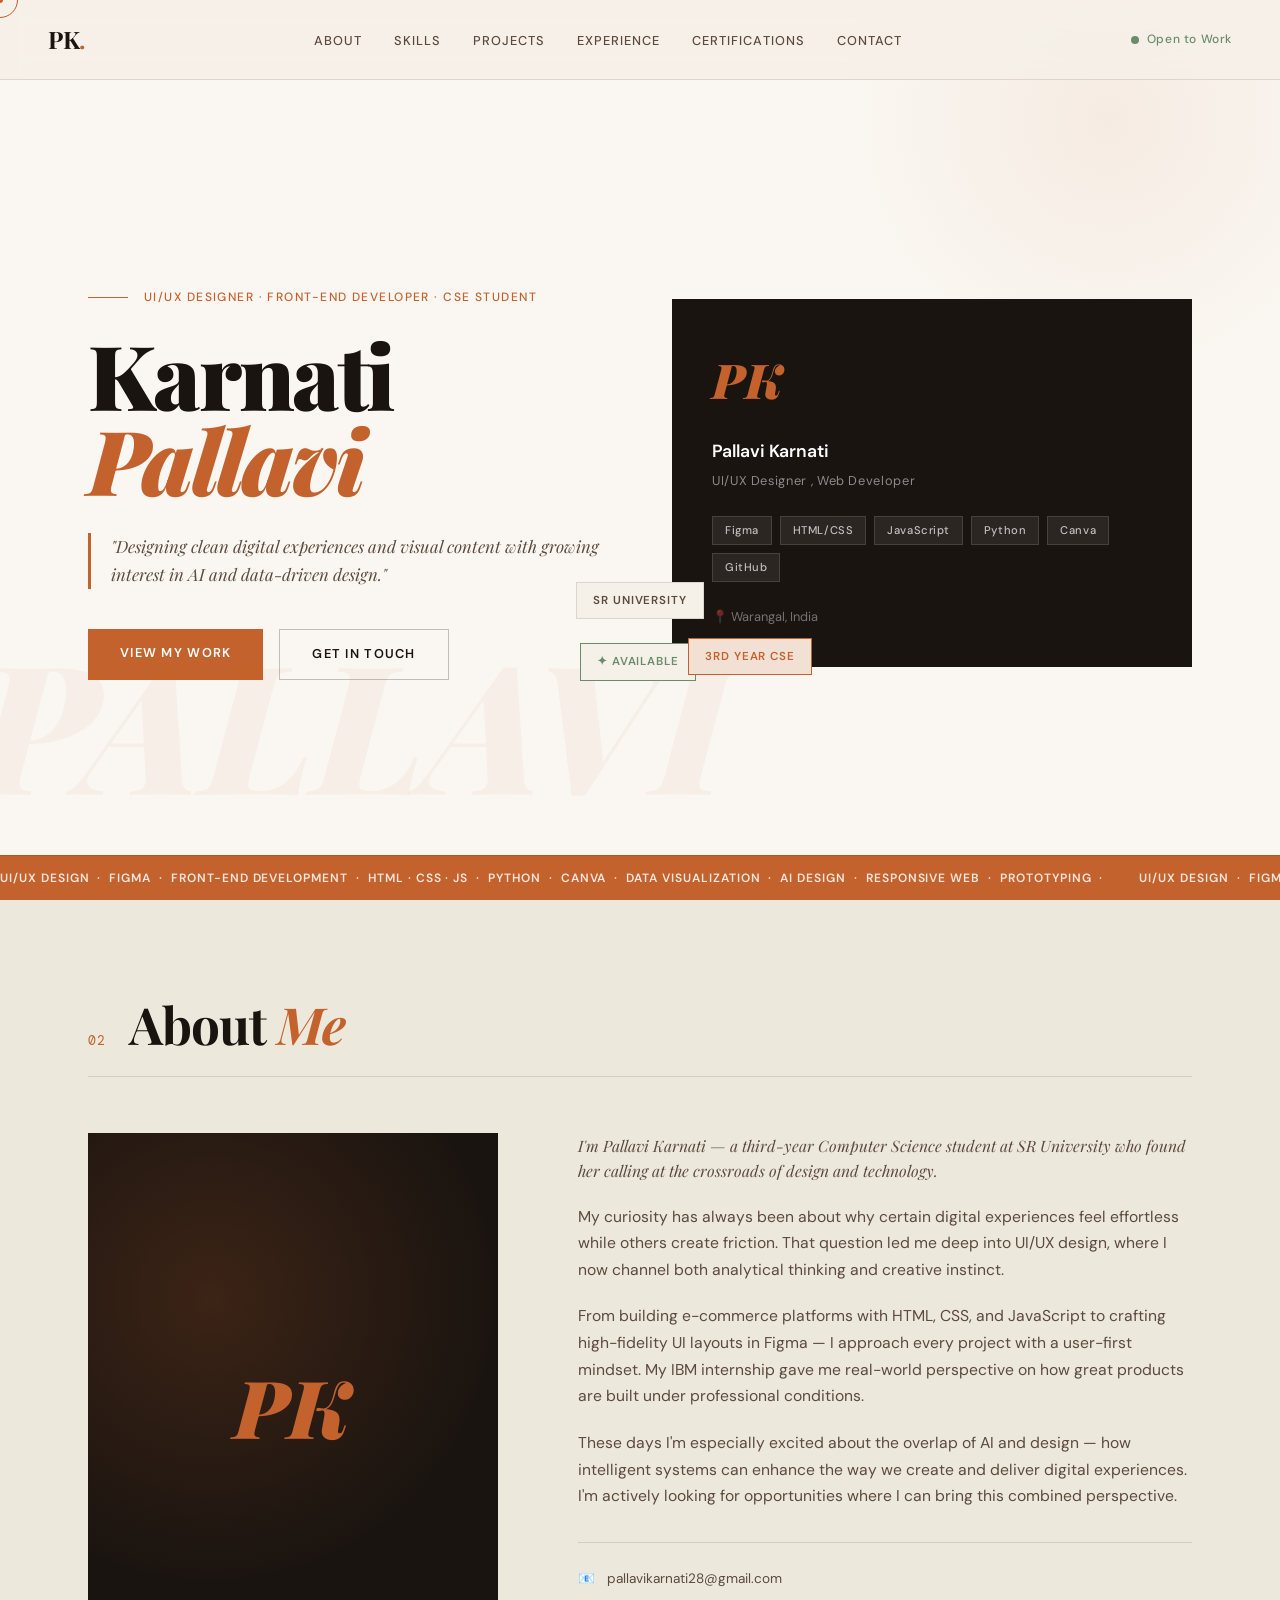
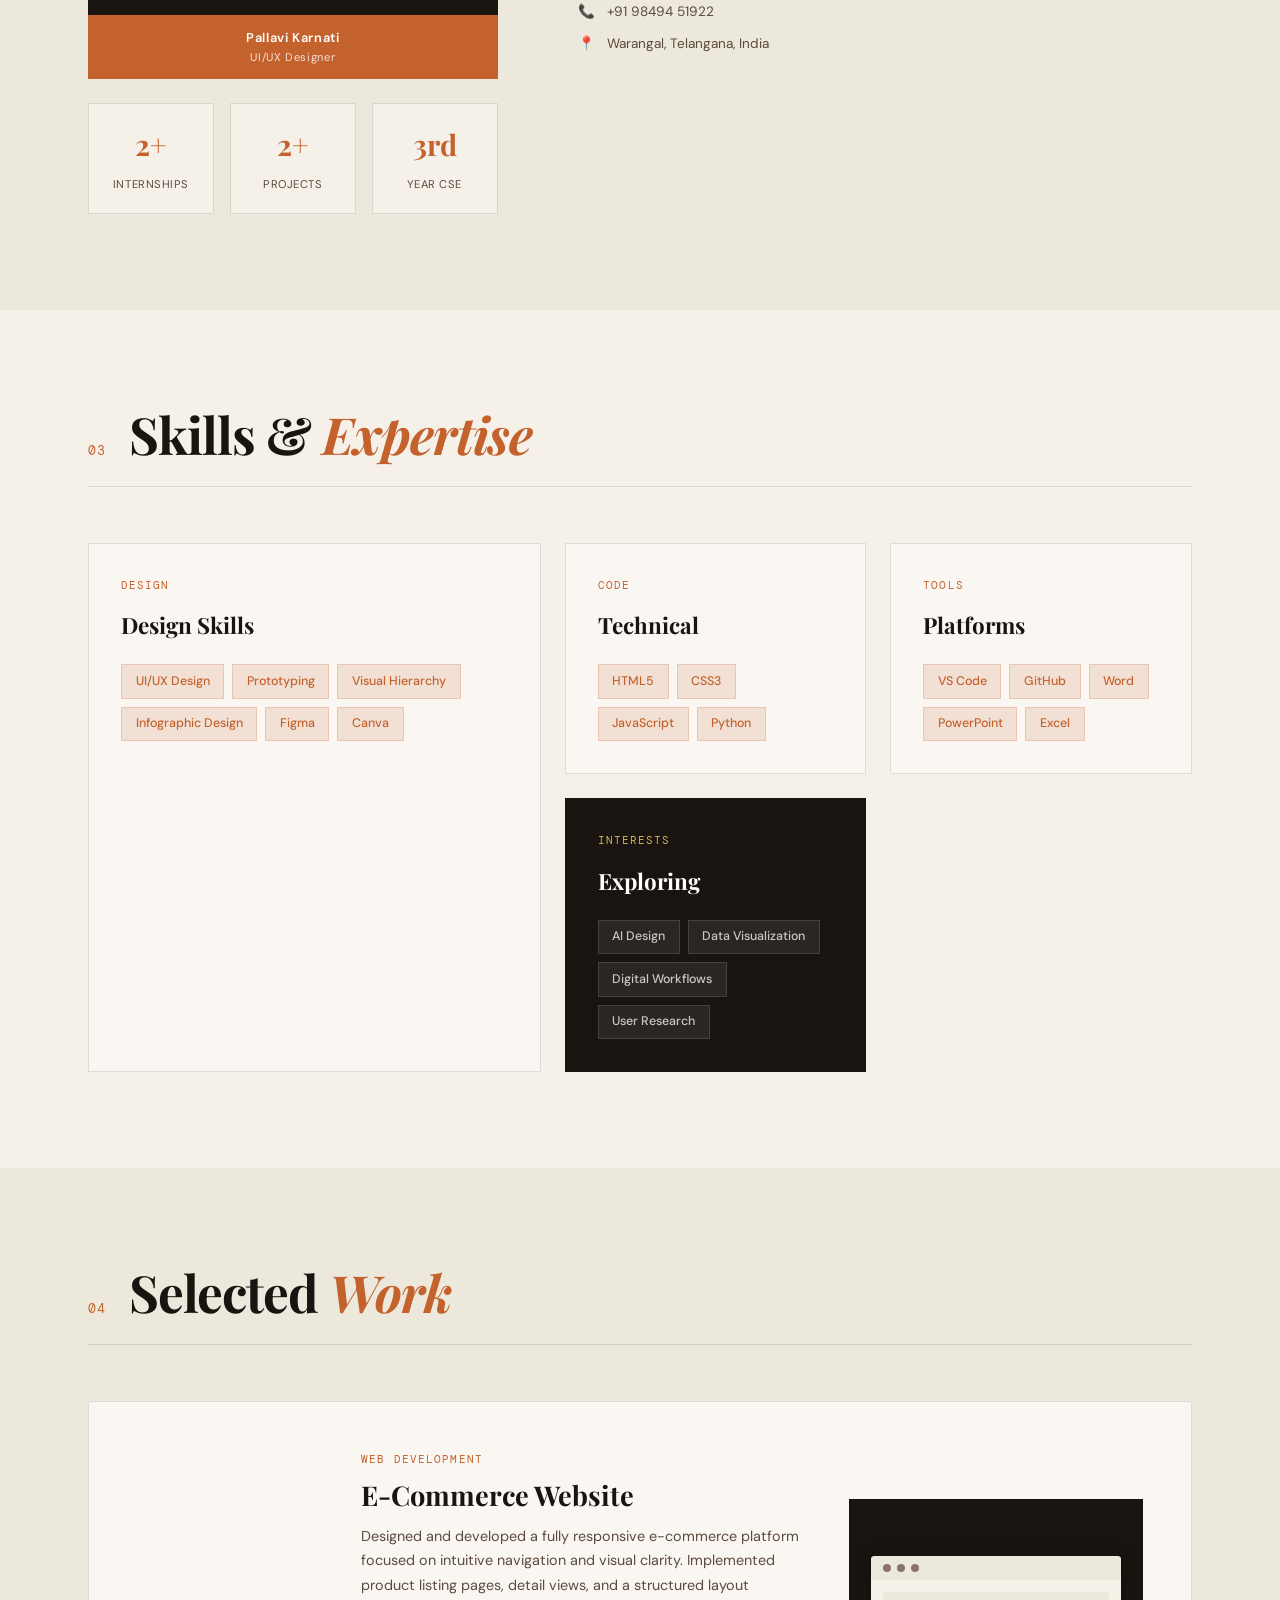
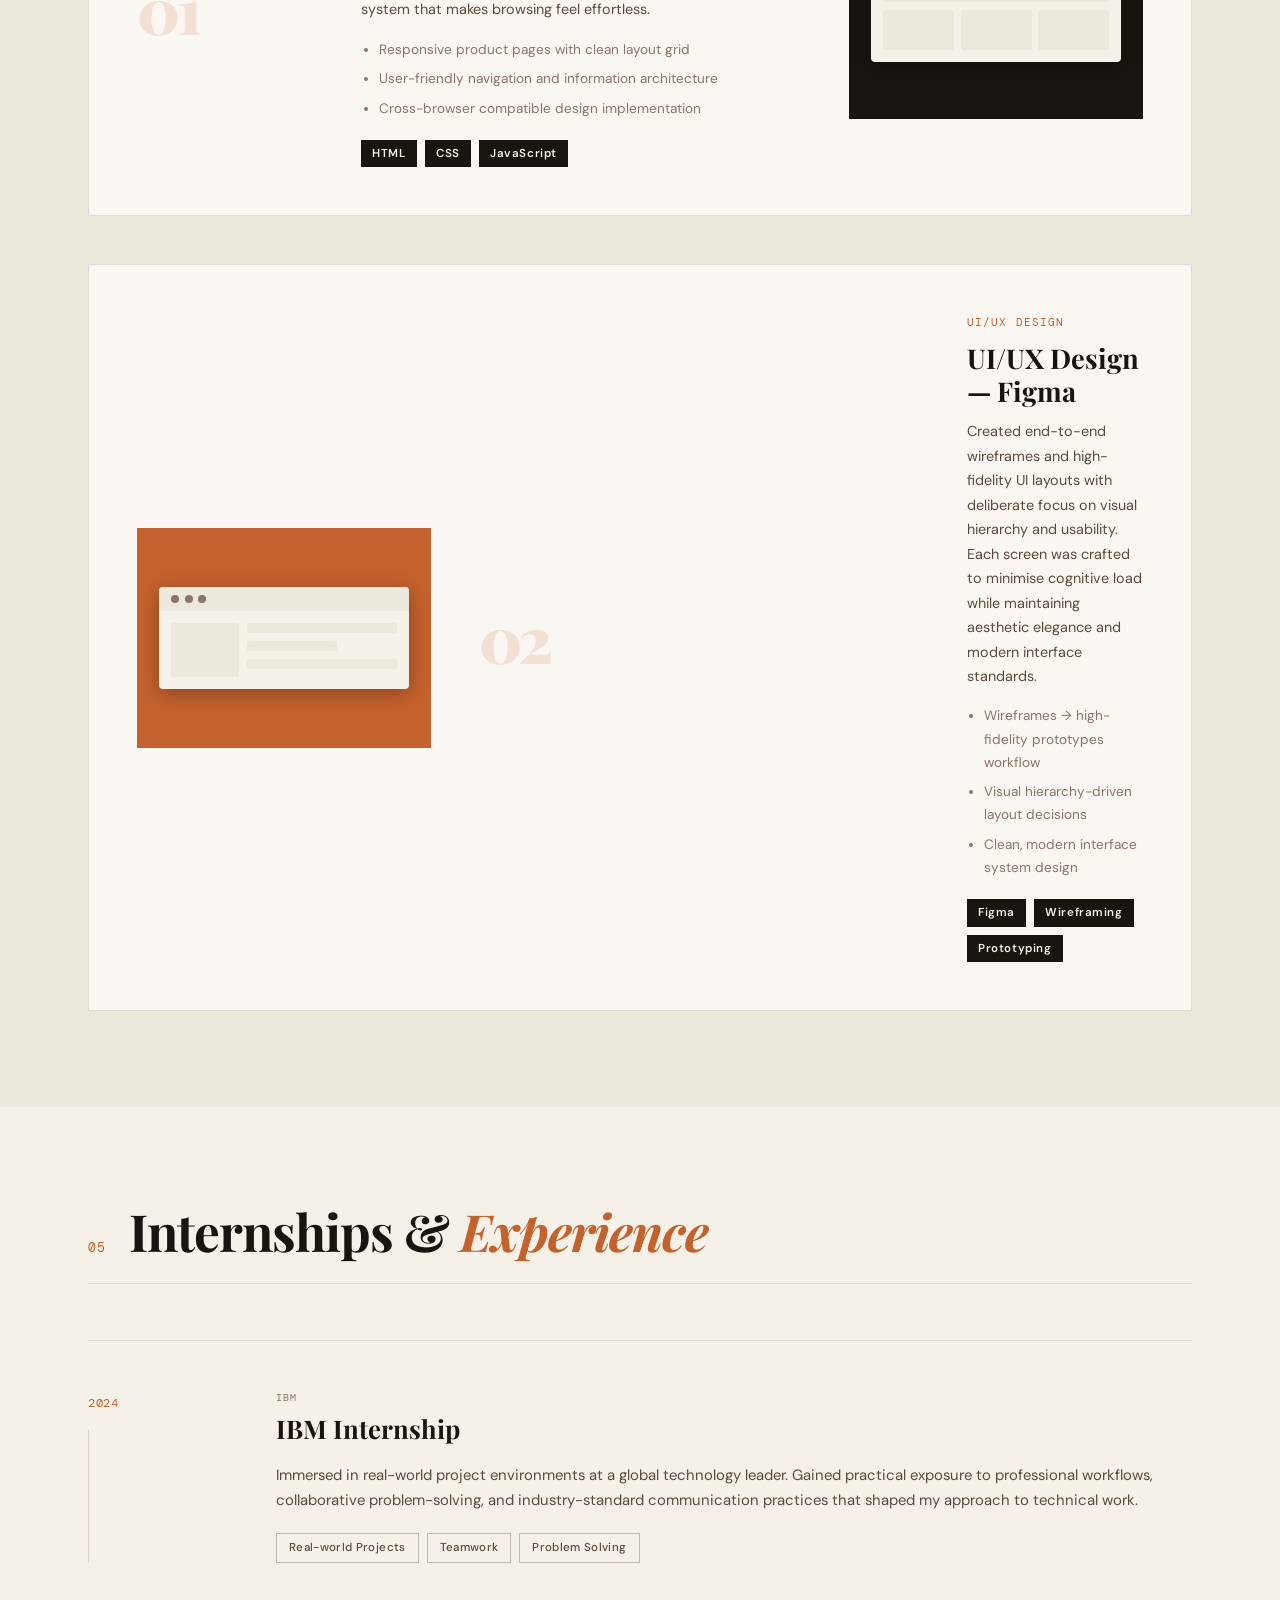
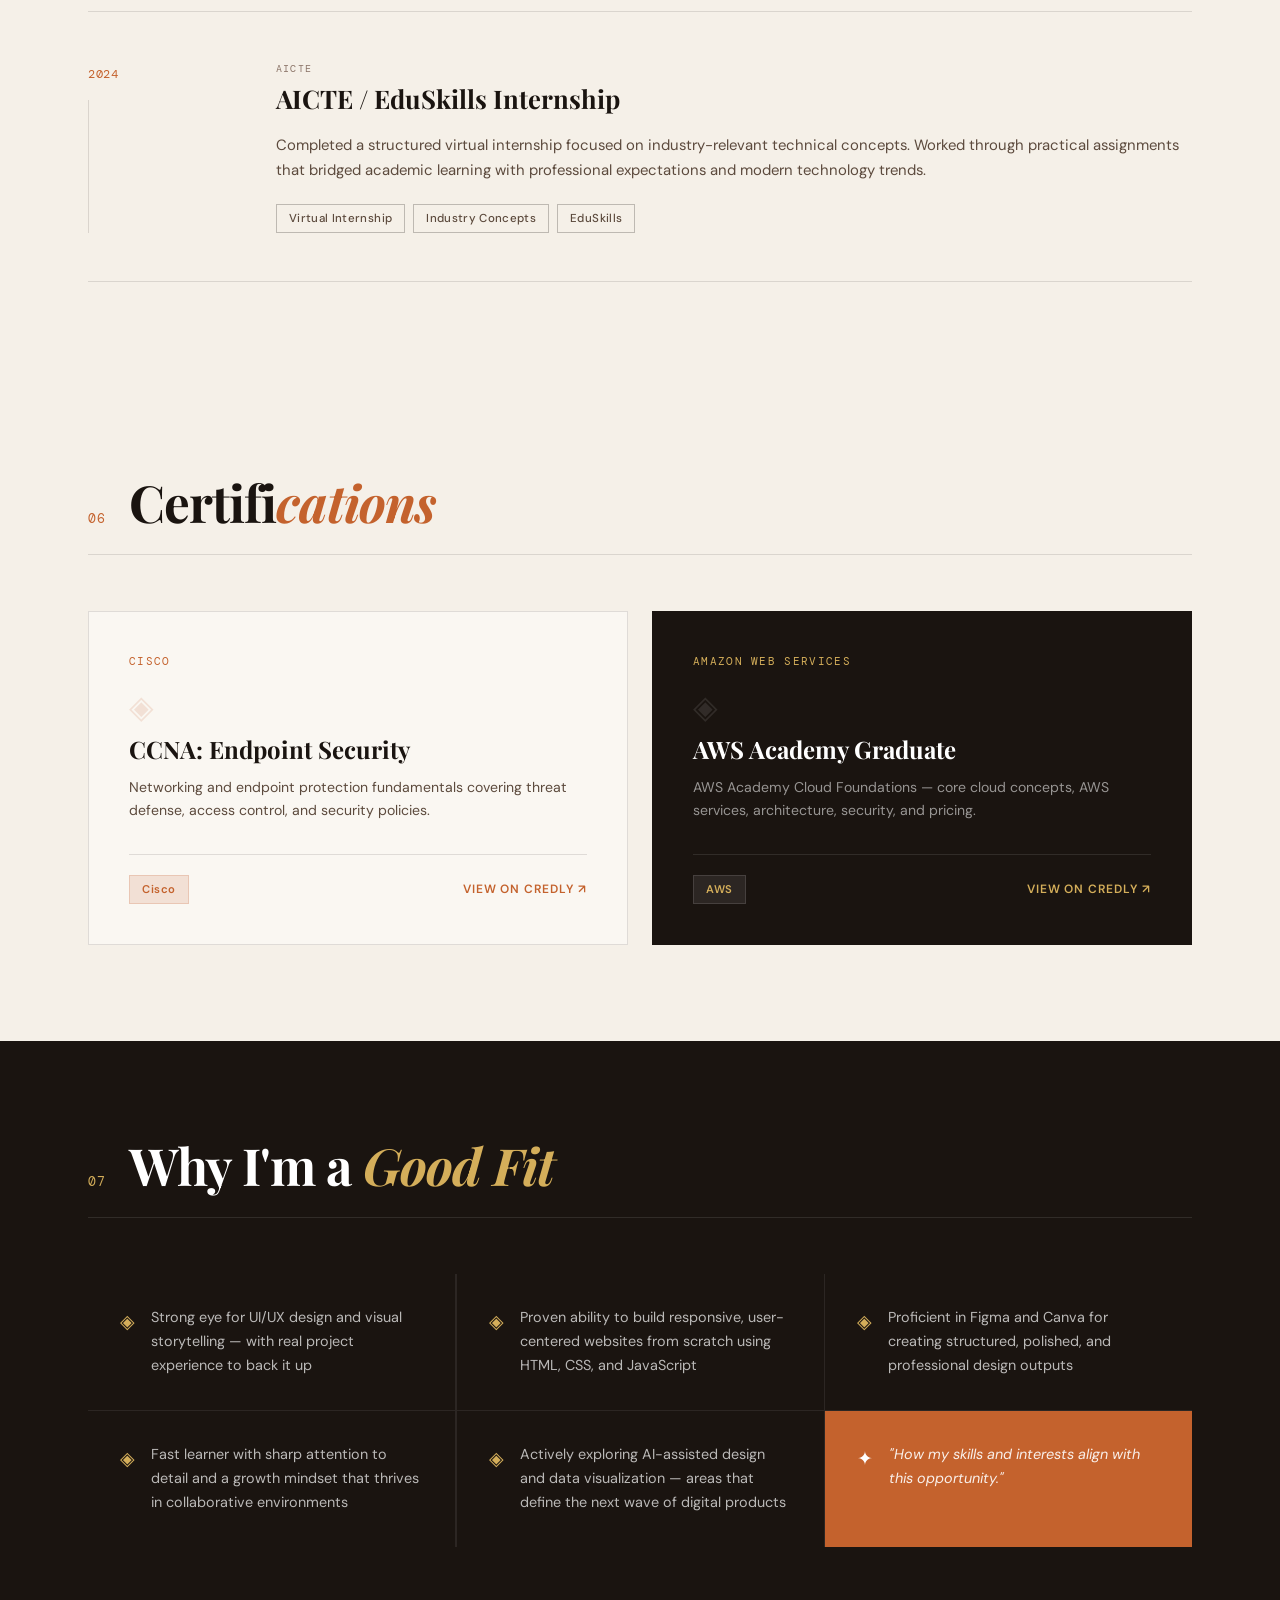
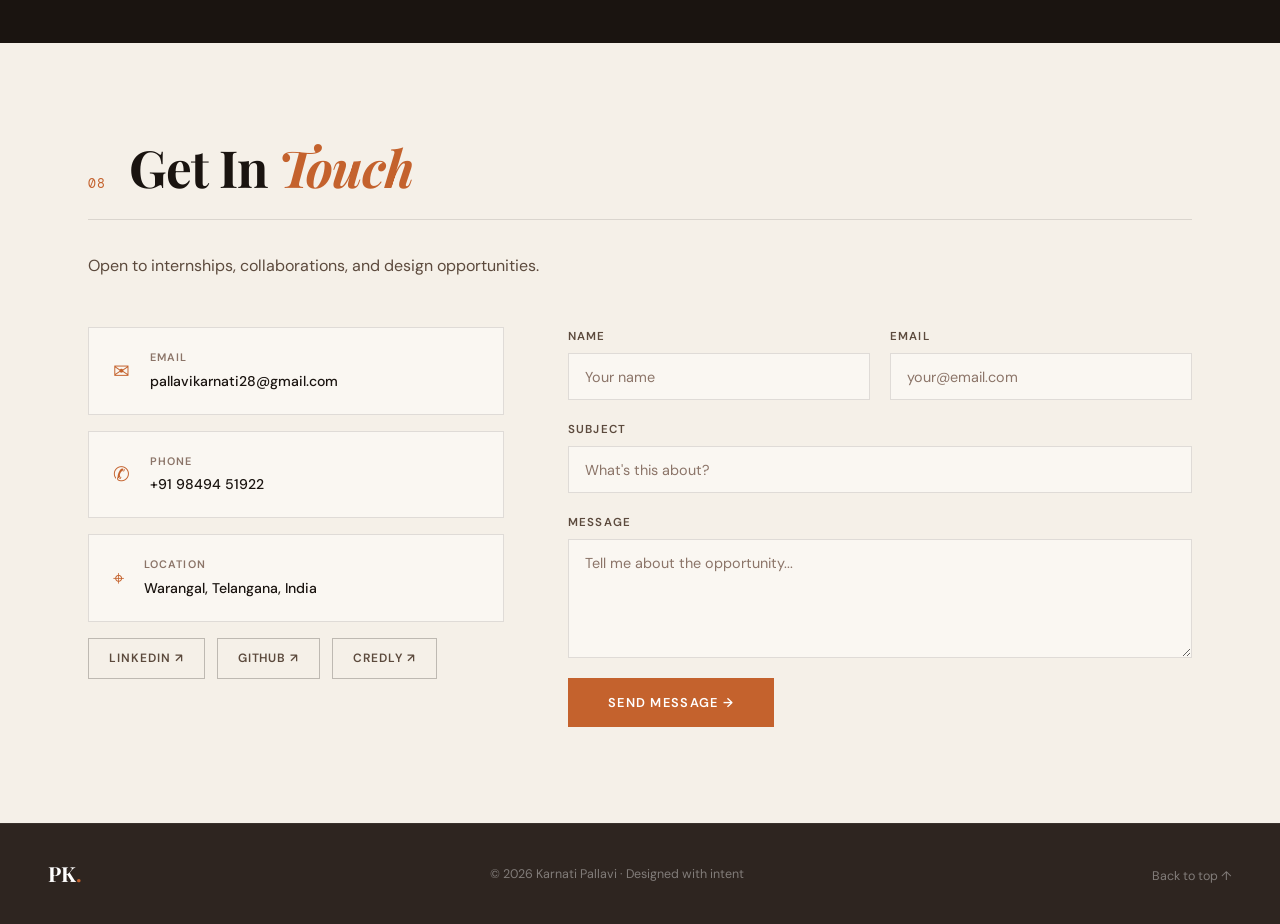
<file: index.html>
<!DOCTYPE html>
<html lang="en">
<head>
  <meta charset="UTF-8"/>
  <meta name="viewport" content="width=device-width, initial-scale=1.0"/>
  <title>Pallavi Karnati — UI/UX Designer & Front-End Developer</title>
  <link rel="preconnect" href="https://fonts.googleapis.com"/>
  <link href="https://fonts.googleapis.com/css2?family=Playfair+Display:ital,wght@0,400;0,700;0,900;1,400;1,700&family=DM+Sans:opsz,wght@9..40,300;9..40,400;9..40,500&family=DM+Mono:wght@400;500&display=swap" rel="stylesheet"/>
  <link rel="stylesheet" href="assets/css/style.css"/>
</head>
<body>

  <!-- CURSOR -->
  <div class="cursor" id="cursor"></div>
  <div class="cursor-dot" id="cursorDot"></div>

  <!-- NAV -->
  <nav class="nav" id="nav">
    <div class="nav-logo">PK<span class="nav-dot">.</span></div>
    <ul class="nav-links">
      <li><a href="#about">About</a></li>
      <li><a href="#skills">Skills</a></li>
      <li><a href="#projects">Projects</a></li>
      <li><a href="#experience">Experience</a></li>
      <li><a href="#certifications">Certifications</a></li>
      <li><a href="#contact">Contact</a></li>
    </ul>
    <div class="nav-status"><span class="pulse-dot"></span>Open to Work</div>
  </nav>

  <!-- HERO -->
  <section class="hero" id="hero">
    <div class="hero-inner">
      <div class="hero-left">
        <p class="hero-eyebrow"><span class="eyebrow-line"></span>UI/UX Designer · Front-End Developer · CSE Student</p>
        <h1 class="hero-name">
          <span class="hn-line reveal">Karnati</span>
          <em class="hn-line reveal delay1">Pallavi</em>
        </h1>
        <blockquote class="hero-quote reveal delay2">
          "Designing clean digital experiences and visual content with growing interest in AI and data-driven design."
        </blockquote>
        <div class="hero-btns reveal delay3">
          <a href="#projects" class="btn-primary">View My Work</a>
          <a href="#contact" class="btn-ghost">Get In Touch</a>
        </div>
      </div>
      <div class="hero-right">
        <div class="hero-card">
          <div class="hc-initials">PK</div>
          <div class="hc-info">
            <div class="hc-name">Pallavi Karnati</div>
            <div class="hc-role">UI/UX Designer , Web Developer</div>
          </div>
          <div class="hc-badges">
            <span>Figma</span>
            <span>HTML/CSS</span>
            <span>JavaScript</span>
            <span>Python</span>
            <span>Canva</span>
            <span>GitHub</span>
          </div>
          <div class="hc-location">📍 Warangal, India</div>
        </div>
        <div class="hero-floats">
          <div class="hf hf1">✦ Available</div>
          <div class="hf hf2">SR University</div>
          <div class="hf hf3">3rd Year CSE</div>
        </div>
      </div>
    </div>
    <div class="ticker-wrap">
      <div class="ticker">
        <span>UI/UX Design &nbsp;·&nbsp; Figma &nbsp;·&nbsp; Front-End Development &nbsp;·&nbsp; HTML · CSS · JS &nbsp;·&nbsp; Python &nbsp;·&nbsp; Canva &nbsp;·&nbsp; Data Visualization &nbsp;·&nbsp; AI Design &nbsp;·&nbsp; Responsive Web &nbsp;·&nbsp; Prototyping &nbsp;·&nbsp;</span>
        <span>UI/UX Design &nbsp;·&nbsp; Figma &nbsp;·&nbsp; Front-End Development &nbsp;·&nbsp; HTML · CSS · JS &nbsp;·&nbsp; Python &nbsp;·&nbsp; Canva &nbsp;·&nbsp; Data Visualization &nbsp;·&nbsp; AI Design &nbsp;·&nbsp; Responsive Web &nbsp;·&nbsp; Prototyping &nbsp;·&nbsp;</span>
      </div>
    </div>
  </section>

  <!-- ABOUT -->
  <section class="about section" id="about">
    <div class="container">
      <div class="section-header">
        <span class="sec-num">02</span>
        <h2 class="sec-title">About <em>Me</em></h2>
      </div>
      <div class="about-grid">
        <div class="about-visual">
          <div class="av-frame">
            <div class="av-inner">PK</div>
            <div class="av-label">Pallavi Karnati<br/><small>UI/UX Designer</small></div>
          </div>
          <div class="about-stats">
            <div class="stat"><span class="stat-n">2+</span><span class="stat-l">Internships</span></div>
            <div class="stat"><span class="stat-n">2+</span><span class="stat-l">Projects</span></div>
            <div class="stat"><span class="stat-n">3rd</span><span class="stat-l">Year CSE</span></div>
          </div>
        </div>
        <div class="about-text">
          <p class="about-lead">I'm Pallavi Karnati — a third-year Computer Science student at SR University who found her calling at the crossroads of design and technology.</p>
          <p>My curiosity has always been about why certain digital experiences feel effortless while others create friction. That question led me deep into UI/UX design, where I now channel both analytical thinking and creative instinct.</p>
          <p>From building e-commerce platforms with HTML, CSS, and JavaScript to crafting high-fidelity UI layouts in Figma — I approach every project with a user-first mindset. My IBM internship gave me real-world perspective on how great products are built under professional conditions.</p>
          <p>These days I'm especially excited about the overlap of AI and design — how intelligent systems can enhance the way we create and deliver digital experiences. I'm actively looking for opportunities where I can bring this combined perspective.</p>
          <div class="about-meta">
            <div class="am-item"><span>📧</span> pallavikarnati28@gmail.com</div>
            <div class="am-item"><span>📞</span> +91 98494 51922</div>
            <div class="am-item"><span>📍</span> Warangal, Telangana, India</div>
          </div>
        </div>
      </div>
    </div>
  </section>

  <!-- SKILLS -->
  <section class="skills section" id="skills">
    <div class="container">
      <div class="section-header">
        <span class="sec-num">03</span>
        <h2 class="sec-title">Skills &amp; <em>Expertise</em></h2>
      </div>
      <div class="skills-bento">
        <div class="sb-card big">
          <div class="sbc-tag">Design</div>
          <h3>Design Skills</h3>
          <div class="skill-pills">
            <span>UI/UX Design</span>
            <span>Prototyping</span>
            <span>Visual Hierarchy</span>
            <span>Infographic Design</span>
            <span>Figma</span>
            <span>Canva</span>
          </div>
        </div>
        <div class="sb-card">
          <div class="sbc-tag">Code</div>
          <h3>Technical</h3>
          <div class="skill-pills">
            <span>HTML5</span>
            <span>CSS3</span>
            <span>JavaScript</span>
            <span>Python</span>
          </div>
        </div>
        <div class="sb-card">
          <div class="sbc-tag">Tools</div>
          <h3>Platforms</h3>
          <div class="skill-pills">
            <span>VS Code</span>
            <span>GitHub</span>
            <span>Word</span>
            <span>PowerPoint</span>
            <span>Excel</span>
          </div>
        </div>
        <div class="sb-card accent-card">
          <div class="sbc-tag">Interests</div>
          <h3>Exploring</h3>
          <div class="skill-pills">
            <span>AI Design</span>
            <span>Data Visualization</span>
            <span>Digital Workflows</span>
            <span>User Research</span>
          </div>
        </div>
      </div>
    </div>
  </section>

  <!-- PROJECTS -->
  <section class="projects section" id="projects">
    <div class="container">
      <div class="section-header">
        <span class="sec-num">04</span>
        <h2 class="sec-title">Selected <em>Work</em></h2>
      </div>
      <div class="projects-wrap">
        <article class="proj-card">
          <div class="pc-num">01</div>
          <div class="pc-content">
            <div class="pc-type">Web Development</div>
            <h3>E-Commerce Website</h3>
            <p>Designed and developed a fully responsive e-commerce platform focused on intuitive navigation and visual clarity. Implemented product listing pages, detail views, and a structured layout system that makes browsing feel effortless.</p>
            <ul class="pc-features">
              <li>Responsive product pages with clean layout grid</li>
              <li>User-friendly navigation and information architecture</li>
              <li>Cross-browser compatible design implementation</li>
            </ul>
            <div class="pc-stack">
              <span>HTML</span><span>CSS</span><span>JavaScript</span>
            </div>
          </div>
          <div class="pc-visual">
            <div class="pcv-inner">
              <div class="pcv-mockup">
                <div class="mock-bar"><span></span><span></span><span></span></div>
                <div class="mock-body">
                  <div class="mock-row"></div>
                  <div class="mock-grid">
                    <div class="mock-card"></div>
                    <div class="mock-card"></div>
                    <div class="mock-card"></div>
                  </div>
                </div>
              </div>
            </div>
          </div>
        </article>

        <article class="proj-card reverse">
          <div class="pc-num">02</div>
          <div class="pc-content">
            <div class="pc-type">UI/UX Design</div>
            <h3>UI/UX Design — Figma</h3>
            <p>Created end-to-end wireframes and high-fidelity UI layouts with deliberate focus on visual hierarchy and usability. Each screen was crafted to minimise cognitive load while maintaining aesthetic elegance and modern interface standards.</p>
            <ul class="pc-features">
              <li>Wireframes → high-fidelity prototypes workflow</li>
              <li>Visual hierarchy-driven layout decisions</li>
              <li>Clean, modern interface system design</li>
            </ul>
            <div class="pc-stack">
              <span>Figma</span><span>Wireframing</span><span>Prototyping</span>
            </div>
          </div>
          <div class="pc-visual alt">
            <div class="pcv-inner">
              <div class="pcv-mockup">
                <div class="mock-bar"><span></span><span></span><span></span></div>
                <div class="mock-body alt">
                  <div class="mock-sidebar"></div>
                  <div class="mock-main">
                    <div class="mock-row"></div>
                    <div class="mock-row short"></div>
                    <div class="mock-row"></div>
                  </div>
                </div>
              </div>
            </div>
          </div>
        </article>
      </div>
    </div>
  </section>

  <!-- EXPERIENCE -->
  <section class="experience section" id="experience">
    <div class="container">
      <div class="section-header">
        <span class="sec-num">05</span>
        <h2 class="sec-title">Internships &amp; <em>Experience</em></h2>
      </div>
      <div class="exp-list">
        <div class="exp-item">
          <div class="ei-left">
            <div class="ei-year">2024</div>
            <div class="ei-line"></div>
          </div>
          <div class="ei-right">
            <div class="ei-company">IBM</div>
            <h3>IBM Internship</h3>
            <p>Immersed in real-world project environments at a global technology leader. Gained practical exposure to professional workflows, collaborative problem-solving, and industry-standard communication practices that shaped my approach to technical work.</p>
            <div class="ei-tags"><span>Real-world Projects</span><span>Teamwork</span><span>Problem Solving</span></div>
          </div>
        </div>
        <div class="exp-item">
          <div class="ei-left">
            <div class="ei-year">2024</div>
            <div class="ei-line"></div>
          </div>
          <div class="ei-right">
            <div class="ei-company">AICTE</div>
            <h3>AICTE / EduSkills Internship</h3>
            <p>Completed a structured virtual internship focused on industry-relevant technical concepts. Worked through practical assignments that bridged academic learning with professional expectations and modern technology trends.</p>
            <div class="ei-tags"><span>Virtual Internship</span><span>Industry Concepts</span><span>EduSkills</span></div>
          </div>
        </div>
      </div>
    </div>
  </section>

  <!-- CERTIFICATIONS -->
  <section class="certifications section" id="certifications">
    <div class="container">
      <div class="section-header">
        <span class="sec-num">06</span>
        <h2 class="sec-title">Certifi<em>cations</em></h2>
      </div>
      <div class="cert-grid">

        <a href="https://www.credly.com/users/pallavi-karnati" target="_blank" rel="noopener" class="cert-card">
          <div class="cert-issuer">Cisco</div>
          <div class="cert-badge">◈</div>
          <h3>CCNA: Endpoint Security</h3>
          <p>Networking and endpoint protection fundamentals covering threat defense, access control, and security policies.</p>
          <div class="cert-footer">
            <span class="cert-tag">Cisco</span>
            <span class="cert-link">View on Credly ↗</span>
          </div>
        </a>

        <a href="https://www.credly.com/users/pallavi-karnati" target="_blank" rel="noopener" class="cert-card accent">
          <div class="cert-issuer">Amazon Web Services</div>
          <div class="cert-badge">◈</div>
          <h3>AWS Academy Graduate</h3>
          <p>AWS Academy Cloud Foundations — core cloud concepts, AWS services, architecture, security, and pricing.</p>
          <div class="cert-footer">
            <span class="cert-tag">AWS</span>
            <span class="cert-link">View on Credly ↗</span>
          </div>
        </a>

      </div>
    </div>
  </section>

  <!-- WHY ME -->
  <section class="whyme section">
    <div class="container">
      <div class="section-header">
        <span class="sec-num">07</span>
        <h2 class="sec-title">Why I'm a <em>Good Fit</em></h2>
      </div>
      <div class="wm-grid">
        <div class="wm-item">
          <span class="wm-icon">◈</span>
          <p>Strong eye for UI/UX design and visual storytelling — with real project experience to back it up</p>
        </div>
        <div class="wm-item">
          <span class="wm-icon">◈</span>
          <p>Proven ability to build responsive, user-centered websites from scratch using HTML, CSS, and JavaScript</p>
        </div>
        <div class="wm-item">
          <span class="wm-icon">◈</span>
          <p>Proficient in Figma and Canva for creating structured, polished, and professional design outputs</p>
        </div>
        <div class="wm-item">
          <span class="wm-icon">◈</span>
          <p>Fast learner with sharp attention to detail and a growth mindset that thrives in collaborative environments</p>
        </div>
        <div class="wm-item">
          <span class="wm-icon">◈</span>
          <p>Actively exploring AI-assisted design and data visualization — areas that define the next wave of digital products</p>
        </div>
        <div class="wm-item accent">
          <span class="wm-icon">✦</span>
          <p><em>"How my skills and interests align with this opportunity."</em></p>
        </div>
      </div>
    </div>
  </section>

  <!-- CONTACT -->
  <section class="contact section" id="contact">
    <div class="container">
      <div class="section-header">
        <span class="sec-num">08</span>
        <h2 class="sec-title">Get In <em>Touch</em></h2>
      </div>
      <p class="contact-sub">Open to internships, collaborations, and design opportunities.</p>
      <div class="contact-grid">
        <div class="contact-info">
          <a href="mailto:pallavikarnati28@gmail.com" class="ci-card">
            <div class="ci-icon">✉</div>
            <div class="ci-text">
              <div class="ci-label">Email</div>
              <div class="ci-val">pallavikarnati28@gmail.com</div>
            </div>
          </a>
          <a href="tel:+919849451922" class="ci-card">
            <div class="ci-icon">✆</div>
            <div class="ci-text">
              <div class="ci-label">Phone</div>
              <div class="ci-val">+91 98494 51922</div>
            </div>
          </a>
          <div class="ci-card no-link">
            <div class="ci-icon">⌖</div>
            <div class="ci-text">
              <div class="ci-label">Location</div>
              <div class="ci-val">Warangal, Telangana, India</div>
            </div>
          </div>
          <div class="social-row">
            <a href="https://www.linkedin.com/in/pallavi-karnati-4255ba343" target="_blank" rel="noopener" class="soc-btn" id="linkedin-link">LinkedIn ↗</a>
            <a href="https://github.com/Pallavikarnati" target="_blank" rel="noopener" class="soc-btn" id="github-link">GitHub ↗</a>
            <a href="https://www.credly.com/users/pallavi-karnati" target="_blank" rel="noopener" class="soc-btn" id="credly-link">Credly ↗</a>
          </div>
        </div>
        <form class="contact-form" id="contactForm" onsubmit="handleSubmit(event)">
          <div class="cf-row">
            <div class="cf-group">
              <label>Name</label>
              <input type="text" placeholder="Your name" required/>
            </div>
            <div class="cf-group">
              <label>Email</label>
              <input type="email" placeholder="your@email.com" required/>
            </div>
          </div>
          <div class="cf-group">
            <label>Subject</label>
            <input type="text" placeholder="What's this about?"/>
          </div>
          <div class="cf-group">
            <label>Message</label>
            <textarea rows="5" placeholder="Tell me about the opportunity..."></textarea>
          </div>
          <button type="submit" class="btn-send">Send Message →</button>
        </form>
      </div>
    </div>
  </section>

  <!-- FOOTER -->
  <footer class="footer">
    <div class="footer-inner">
      <div class="f-logo">PK<span>.</span></div>
      <div class="f-copy">© 2026 Karnati Pallavi · Designed with intent</div>
      <div class="f-back"><a href="#hero">Back to top ↑</a></div>
    </div>
  </footer>

  <script src="assets/js/main.js"></script>
</body>
</html>
</file>
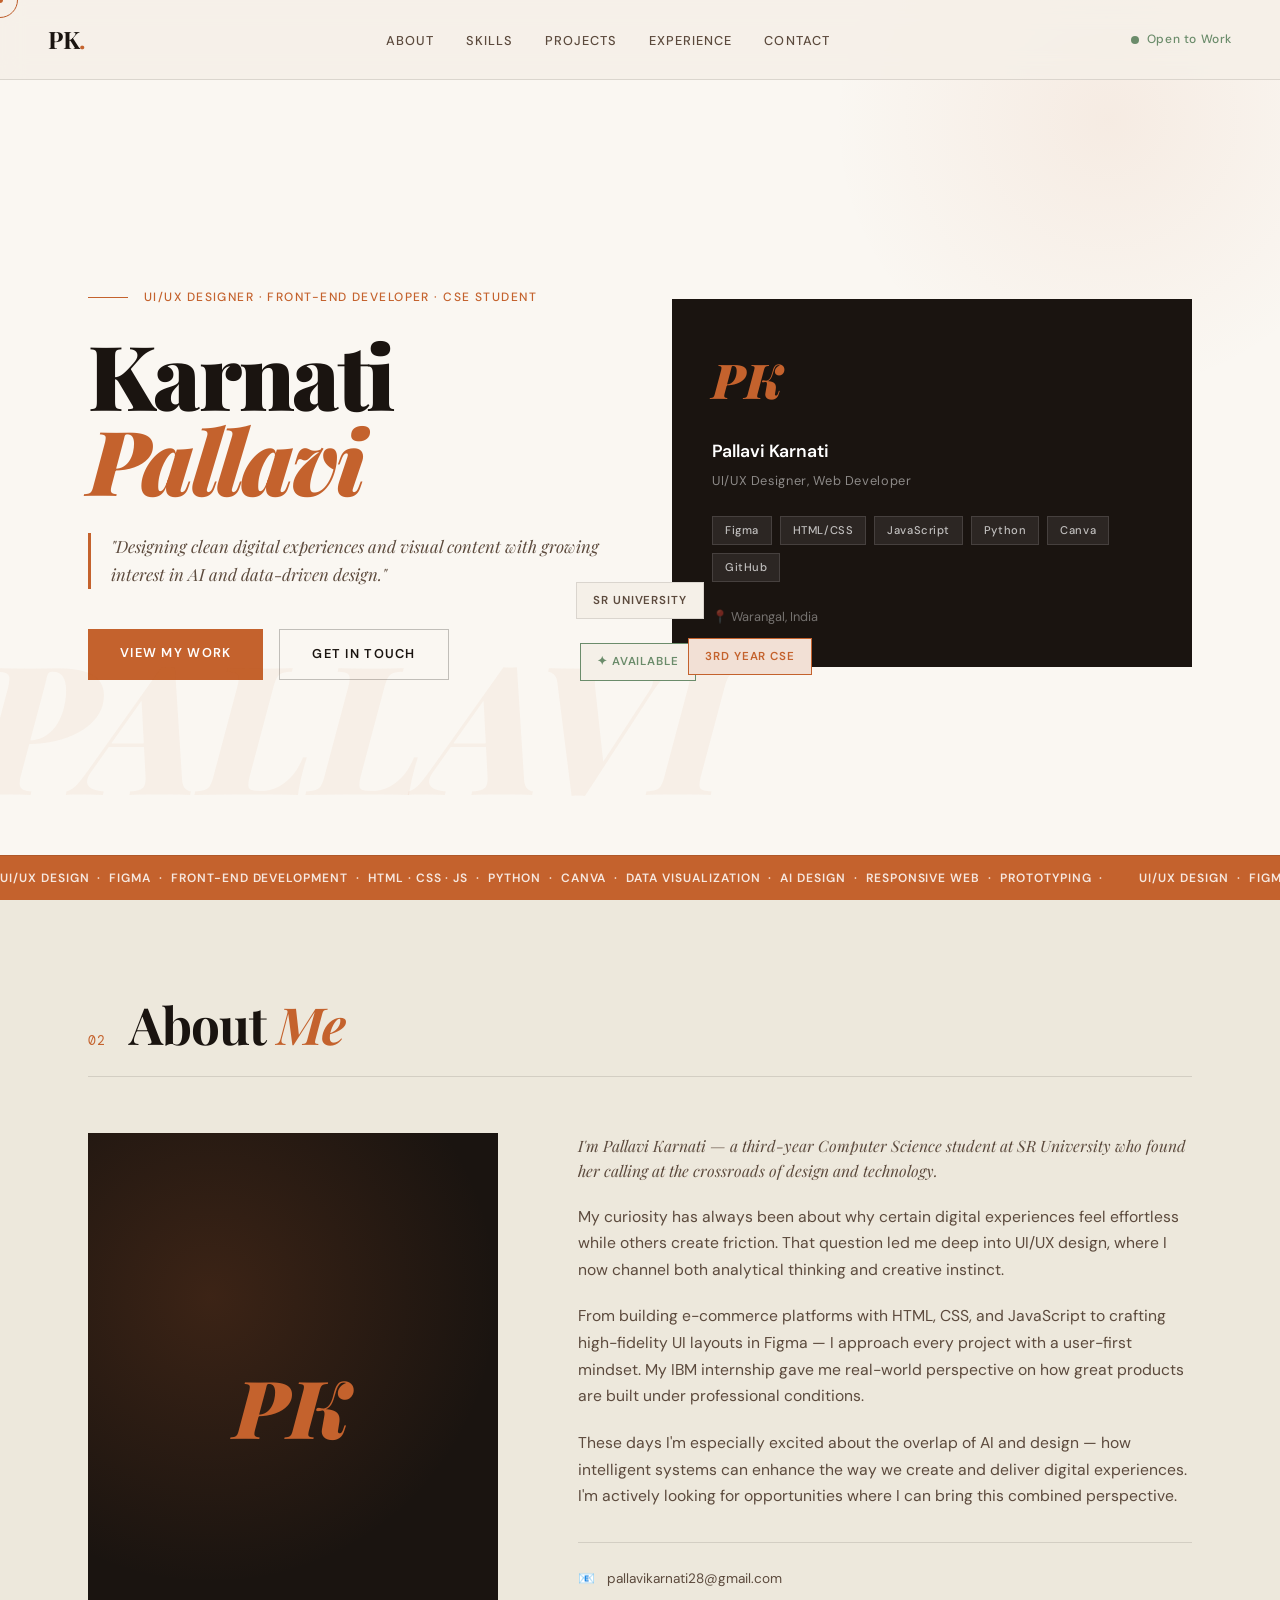
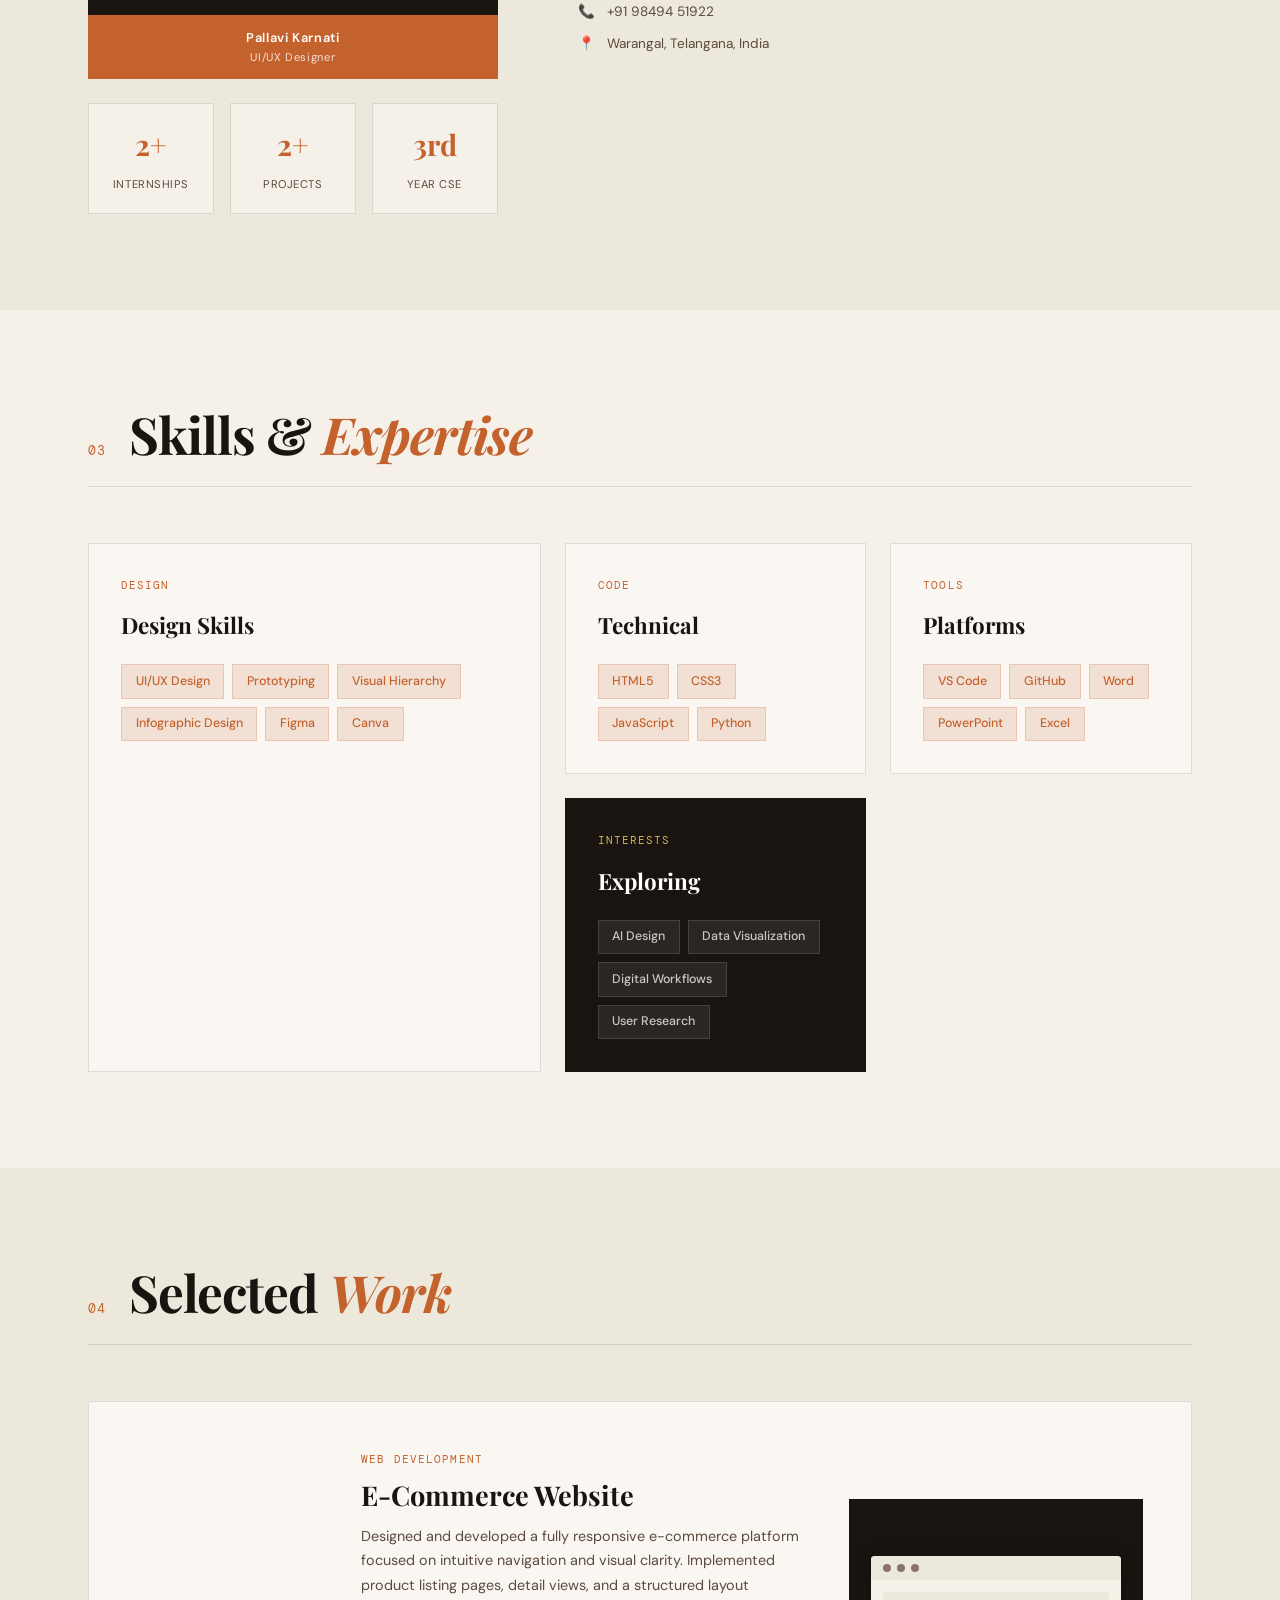
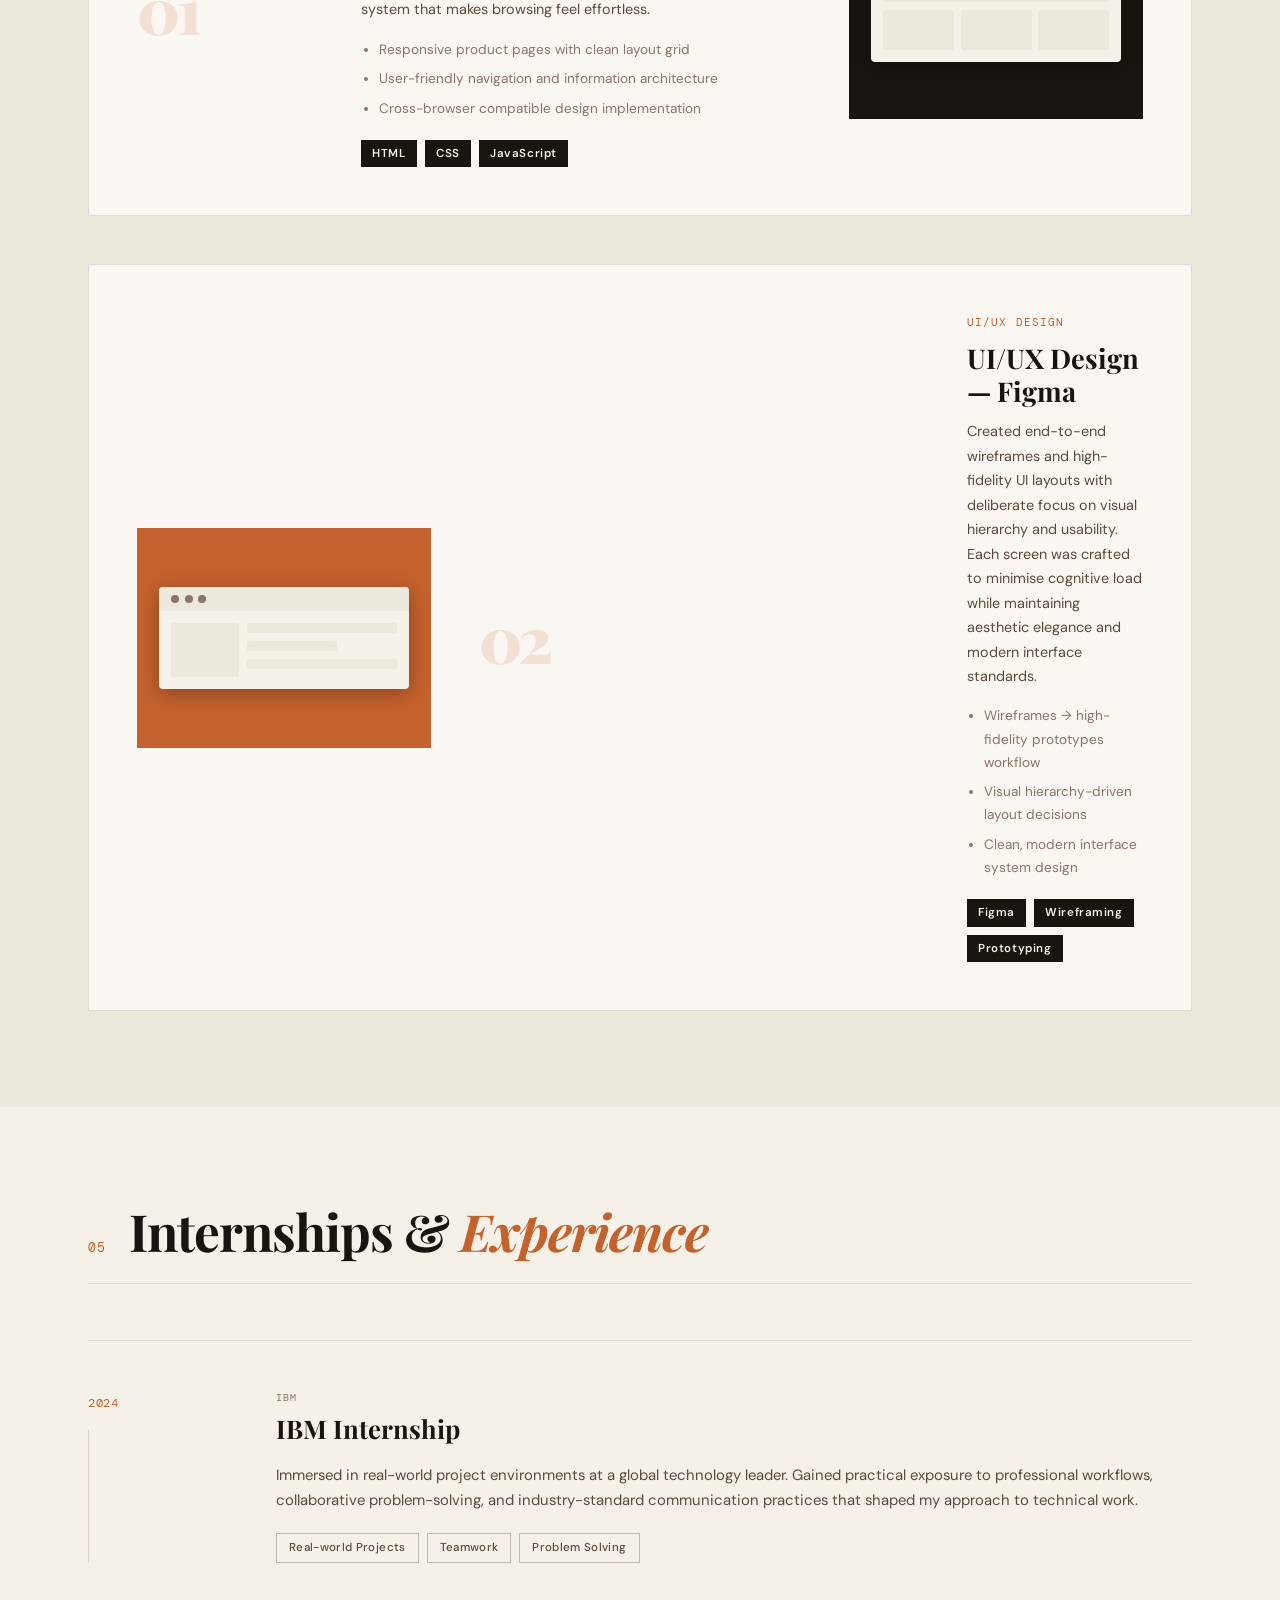
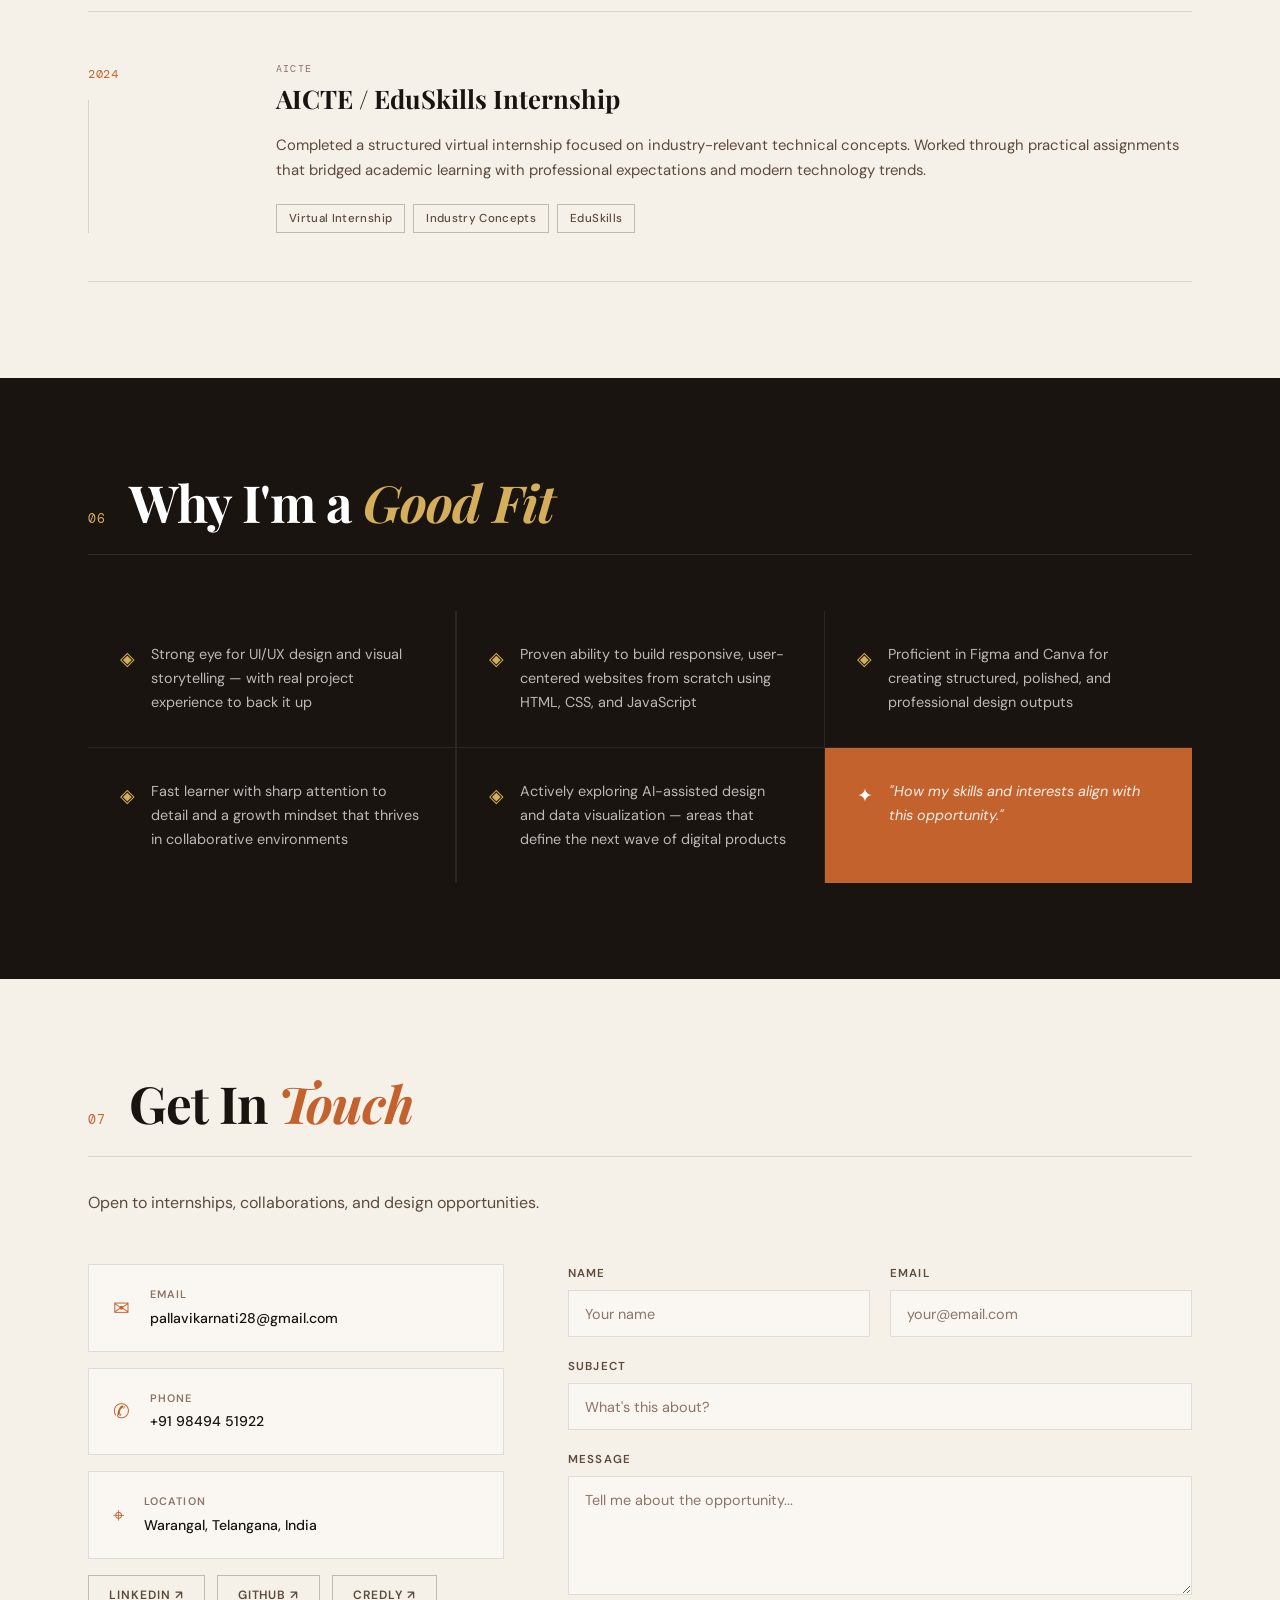
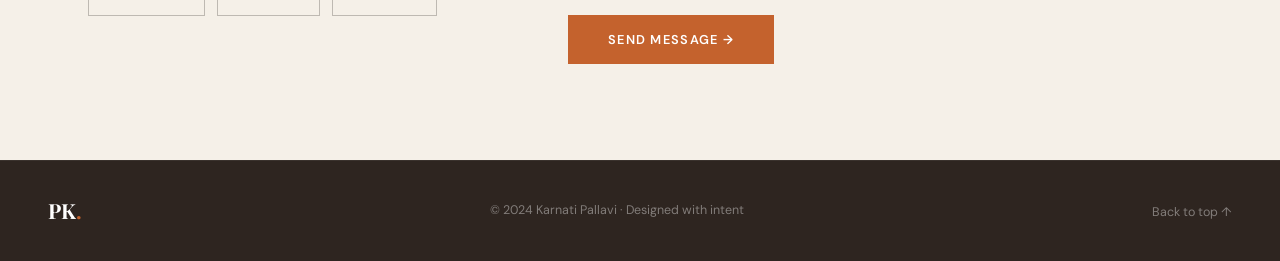
<file: pallavi_portfolio/index.html>
<!DOCTYPE html>
<html lang="en">
<head>
  <meta charset="UTF-8"/>
  <meta name="viewport" content="width=device-width, initial-scale=1.0"/>
  <title>Pallavi Karnati — UI/UX Designer & Front-End Developer</title>
  <link rel="preconnect" href="https://fonts.googleapis.com"/>
  <link href="https://fonts.googleapis.com/css2?family=Playfair+Display:ital,wght@0,400;0,700;0,900;1,400;1,700&family=DM+Sans:opsz,wght@9..40,300;9..40,400;9..40,500&family=DM+Mono:wght@400;500&display=swap" rel="stylesheet"/>
  <link rel="stylesheet" href="assets/css/style.css"/>
</head>
<body>

  <!-- CURSOR -->
  <div class="cursor" id="cursor"></div>
  <div class="cursor-dot" id="cursorDot"></div>

  <!-- NAV -->
  <nav class="nav" id="nav">
    <div class="nav-logo">PK<span class="nav-dot">.</span></div>
    <ul class="nav-links">
      <li><a href="#about">About</a></li>
      <li><a href="#skills">Skills</a></li>
      <li><a href="#projects">Projects</a></li>
      <li><a href="#experience">Experience</a></li>
      <li><a href="#contact">Contact</a></li>
    </ul>
    <div class="nav-status"><span class="pulse-dot"></span>Open to Work</div>
  </nav>

  <!-- HERO -->
  <section class="hero" id="hero">
    <div class="hero-inner">
      <div class="hero-left">
        <p class="hero-eyebrow"><span class="eyebrow-line"></span>UI/UX Designer · Front-End Developer · CSE Student</p>
        <h1 class="hero-name">
          <span class="hn-line reveal">Karnati</span>
          <em class="hn-line reveal delay1">Pallavi</em>
        </h1>
        <blockquote class="hero-quote reveal delay2">
          "Designing clean digital experiences and visual content with growing interest in AI and data-driven design."
        </blockquote>
        <div class="hero-btns reveal delay3">
          <a href="#projects" class="btn-primary">View My Work</a>
          <a href="#contact" class="btn-ghost">Get In Touch</a>
        </div>
      </div>
      <div class="hero-right">
        <div class="hero-card">
          <div class="hc-initials">PK</div>
          <div class="hc-info">
            <div class="hc-name">Pallavi Karnati</div>
            <div class="hc-role">UI/UX Designer, Web Developer</div>
          </div>
          <div class="hc-badges">
            <span>Figma</span>
            <span>HTML/CSS</span>
            <span>JavaScript</span>
            <span>Python</span>
            <span>Canva</span>
            <span>GitHub</span>
          </div>
          <div class="hc-location">📍 Warangal, India</div>
        </div>
        <div class="hero-floats">
          <div class="hf hf1">✦ Available</div>
          <div class="hf hf2">SR University</div>
          <div class="hf hf3">3rd Year CSE</div>
        </div>
      </div>
    </div>
    <div class="ticker-wrap">
      <div class="ticker">
        <span>UI/UX Design &nbsp;·&nbsp; Figma &nbsp;·&nbsp; Front-End Development &nbsp;·&nbsp; HTML · CSS · JS &nbsp;·&nbsp; Python &nbsp;·&nbsp; Canva &nbsp;·&nbsp; Data Visualization &nbsp;·&nbsp; AI Design &nbsp;·&nbsp; Responsive Web &nbsp;·&nbsp; Prototyping &nbsp;·&nbsp;</span>
        <span>UI/UX Design &nbsp;·&nbsp; Figma &nbsp;·&nbsp; Front-End Development &nbsp;·&nbsp; HTML · CSS · JS &nbsp;·&nbsp; Python &nbsp;·&nbsp; Canva &nbsp;·&nbsp; Data Visualization &nbsp;·&nbsp; AI Design &nbsp;·&nbsp; Responsive Web &nbsp;·&nbsp; Prototyping &nbsp;·&nbsp;</span>
      </div>
    </div>
  </section>

  <!-- ABOUT -->
  <section class="about section" id="about">
    <div class="container">
      <div class="section-header">
        <span class="sec-num">02</span>
        <h2 class="sec-title">About <em>Me</em></h2>
      </div>
      <div class="about-grid">
        <div class="about-visual">
          <div class="av-frame">
            <div class="av-inner">PK</div>
            <div class="av-label">Pallavi Karnati<br/><small>UI/UX Designer</small></div>
          </div>
          <div class="about-stats">
            <div class="stat"><span class="stat-n">2+</span><span class="stat-l">Internships</span></div>
            <div class="stat"><span class="stat-n">2+</span><span class="stat-l">Projects</span></div>
            <div class="stat"><span class="stat-n">3rd</span><span class="stat-l">Year CSE</span></div>
          </div>
        </div>
        <div class="about-text">
          <p class="about-lead">I'm Pallavi Karnati — a third-year Computer Science student at SR University who found her calling at the crossroads of design and technology.</p>
          <p>My curiosity has always been about why certain digital experiences feel effortless while others create friction. That question led me deep into UI/UX design, where I now channel both analytical thinking and creative instinct.</p>
          <p>From building e-commerce platforms with HTML, CSS, and JavaScript to crafting high-fidelity UI layouts in Figma — I approach every project with a user-first mindset. My IBM internship gave me real-world perspective on how great products are built under professional conditions.</p>
          <p>These days I'm especially excited about the overlap of AI and design — how intelligent systems can enhance the way we create and deliver digital experiences. I'm actively looking for opportunities where I can bring this combined perspective.</p>
          <div class="about-meta">
            <div class="am-item"><span>📧</span> pallavikarnati28@gmail.com</div>
            <div class="am-item"><span>📞</span> +91 98494 51922</div>
            <div class="am-item"><span>📍</span> Warangal, Telangana, India</div>
          </div>
        </div>
      </div>
    </div>
  </section>

  <!-- SKILLS -->
  <section class="skills section" id="skills">
    <div class="container">
      <div class="section-header">
        <span class="sec-num">03</span>
        <h2 class="sec-title">Skills &amp; <em>Expertise</em></h2>
      </div>
      <div class="skills-bento">
        <div class="sb-card big">
          <div class="sbc-tag">Design</div>
          <h3>Design Skills</h3>
          <div class="skill-pills">
            <span>UI/UX Design</span>
            <span>Prototyping</span>
            <span>Visual Hierarchy</span>
            <span>Infographic Design</span>
            <span>Figma</span>
            <span>Canva</span>
          </div>
        </div>
        <div class="sb-card">
          <div class="sbc-tag">Code</div>
          <h3>Technical</h3>
          <div class="skill-pills">
            <span>HTML5</span>
            <span>CSS3</span>
            <span>JavaScript</span>
            <span>Python</span>
          </div>
        </div>
        <div class="sb-card">
          <div class="sbc-tag">Tools</div>
          <h3>Platforms</h3>
          <div class="skill-pills">
            <span>VS Code</span>
            <span>GitHub</span>
            <span>Word</span>
            <span>PowerPoint</span>
            <span>Excel</span>
          </div>
        </div>
        <div class="sb-card accent-card">
          <div class="sbc-tag">Interests</div>
          <h3>Exploring</h3>
          <div class="skill-pills">
            <span>AI Design</span>
            <span>Data Visualization</span>
            <span>Digital Workflows</span>
            <span>User Research</span>
          </div>
        </div>
      </div>
    </div>
  </section>

  <!-- PROJECTS -->
  <section class="projects section" id="projects">
    <div class="container">
      <div class="section-header">
        <span class="sec-num">04</span>
        <h2 class="sec-title">Selected <em>Work</em></h2>
      </div>
      <div class="projects-wrap">
        <article class="proj-card">
          <div class="pc-num">01</div>
          <div class="pc-content">
            <div class="pc-type">Web Development</div>
            <h3>E-Commerce Website</h3>
            <p>Designed and developed a fully responsive e-commerce platform focused on intuitive navigation and visual clarity. Implemented product listing pages, detail views, and a structured layout system that makes browsing feel effortless.</p>
            <ul class="pc-features">
              <li>Responsive product pages with clean layout grid</li>
              <li>User-friendly navigation and information architecture</li>
              <li>Cross-browser compatible design implementation</li>
            </ul>
            <div class="pc-stack">
              <span>HTML</span><span>CSS</span><span>JavaScript</span>
            </div>
          </div>
          <div class="pc-visual">
            <div class="pcv-inner">
              <div class="pcv-mockup">
                <div class="mock-bar"><span></span><span></span><span></span></div>
                <div class="mock-body">
                  <div class="mock-row"></div>
                  <div class="mock-grid">
                    <div class="mock-card"></div>
                    <div class="mock-card"></div>
                    <div class="mock-card"></div>
                  </div>
                </div>
              </div>
            </div>
          </div>
        </article>

        <article class="proj-card reverse">
          <div class="pc-num">02</div>
          <div class="pc-content">
            <div class="pc-type">UI/UX Design</div>
            <h3>UI/UX Design — Figma</h3>
            <p>Created end-to-end wireframes and high-fidelity UI layouts with deliberate focus on visual hierarchy and usability. Each screen was crafted to minimise cognitive load while maintaining aesthetic elegance and modern interface standards.</p>
            <ul class="pc-features">
              <li>Wireframes → high-fidelity prototypes workflow</li>
              <li>Visual hierarchy-driven layout decisions</li>
              <li>Clean, modern interface system design</li>
            </ul>
            <div class="pc-stack">
              <span>Figma</span><span>Wireframing</span><span>Prototyping</span>
            </div>
          </div>
          <div class="pc-visual alt">
            <div class="pcv-inner">
              <div class="pcv-mockup">
                <div class="mock-bar"><span></span><span></span><span></span></div>
                <div class="mock-body alt">
                  <div class="mock-sidebar"></div>
                  <div class="mock-main">
                    <div class="mock-row"></div>
                    <div class="mock-row short"></div>
                    <div class="mock-row"></div>
                  </div>
                </div>
              </div>
            </div>
          </div>
        </article>
      </div>
    </div>
  </section>

  <!-- EXPERIENCE -->
  <section class="experience section" id="experience">
    <div class="container">
      <div class="section-header">
        <span class="sec-num">05</span>
        <h2 class="sec-title">Internships &amp; <em>Experience</em></h2>
      </div>
      <div class="exp-list">
        <div class="exp-item">
          <div class="ei-left">
            <div class="ei-year">2024</div>
            <div class="ei-line"></div>
          </div>
          <div class="ei-right">
            <div class="ei-company">IBM</div>
            <h3>IBM Internship</h3>
            <p>Immersed in real-world project environments at a global technology leader. Gained practical exposure to professional workflows, collaborative problem-solving, and industry-standard communication practices that shaped my approach to technical work.</p>
            <div class="ei-tags"><span>Real-world Projects</span><span>Teamwork</span><span>Problem Solving</span></div>
          </div>
        </div>
        <div class="exp-item">
          <div class="ei-left">
            <div class="ei-year">2024</div>
            <div class="ei-line"></div>
          </div>
          <div class="ei-right">
            <div class="ei-company">AICTE</div>
            <h3>AICTE / EduSkills Internship</h3>
            <p>Completed a structured virtual internship focused on industry-relevant technical concepts. Worked through practical assignments that bridged academic learning with professional expectations and modern technology trends.</p>
            <div class="ei-tags"><span>Virtual Internship</span><span>Industry Concepts</span><span>EduSkills</span></div>
          </div>
        </div>
      </div>
    </div>
  </section>

  <!-- WHY ME -->
  <section class="whyme section">
    <div class="container">
      <div class="section-header">
        <span class="sec-num">06</span>
        <h2 class="sec-title">Why I'm a <em>Good Fit</em></h2>
      </div>
      <div class="wm-grid">
        <div class="wm-item">
          <span class="wm-icon">◈</span>
          <p>Strong eye for UI/UX design and visual storytelling — with real project experience to back it up</p>
        </div>
        <div class="wm-item">
          <span class="wm-icon">◈</span>
          <p>Proven ability to build responsive, user-centered websites from scratch using HTML, CSS, and JavaScript</p>
        </div>
        <div class="wm-item">
          <span class="wm-icon">◈</span>
          <p>Proficient in Figma and Canva for creating structured, polished, and professional design outputs</p>
        </div>
        <div class="wm-item">
          <span class="wm-icon">◈</span>
          <p>Fast learner with sharp attention to detail and a growth mindset that thrives in collaborative environments</p>
        </div>
        <div class="wm-item">
          <span class="wm-icon">◈</span>
          <p>Actively exploring AI-assisted design and data visualization — areas that define the next wave of digital products</p>
        </div>
        <div class="wm-item accent">
          <span class="wm-icon">✦</span>
          <p><em>"How my skills and interests align with this opportunity."</em></p>
        </div>
      </div>
    </div>
  </section>

  <!-- CONTACT -->
  <section class="contact section" id="contact">
    <div class="container">
      <div class="section-header">
        <span class="sec-num">07</span>
        <h2 class="sec-title">Get In <em>Touch</em></h2>
      </div>
      <p class="contact-sub">Open to internships, collaborations, and design opportunities.</p>
      <div class="contact-grid">
        <div class="contact-info">
          <a href="mailto:pallavikarnati28@gmail.com" class="ci-card">
            <div class="ci-icon">✉</div>
            <div class="ci-text">
              <div class="ci-label">Email</div>
              <div class="ci-val">pallavikarnati28@gmail.com</div>
            </div>
          </a>
          <a href="tel:+919849451922" class="ci-card">
            <div class="ci-icon">✆</div>
            <div class="ci-text">
              <div class="ci-label">Phone</div>
              <div class="ci-val">+91 98494 51922</div>
            </div>
          </a>
          <div class="ci-card no-link">
            <div class="ci-icon">⌖</div>
            <div class="ci-text">
              <div class="ci-label">Location</div>
              <div class="ci-val">Warangal, Telangana, India</div>
            </div>
          </div>
          <div class="social-row">
            <a href="#" target="_blank" rel="noopener" class="soc-btn" id="linkedin-link">LinkedIn ↗</a>
            <a href="#" target="_blank" rel="noopener" class="soc-btn" id="github-link">GitHub ↗</a>
            <a href="#" target="_blank" rel="noopener" class="soc-btn" id="credly-link">Credly ↗</a>
          </div>
        </div>
        <form class="contact-form" id="contactForm" onsubmit="handleSubmit(event)">
          <div class="cf-row">
            <div class="cf-group">
              <label>Name</label>
              <input type="text" placeholder="Your name" required/>
            </div>
            <div class="cf-group">
              <label>Email</label>
              <input type="email" placeholder="your@email.com" required/>
            </div>
          </div>
          <div class="cf-group">
            <label>Subject</label>
            <input type="text" placeholder="What's this about?"/>
          </div>
          <div class="cf-group">
            <label>Message</label>
            <textarea rows="5" placeholder="Tell me about the opportunity..."></textarea>
          </div>
          <button type="submit" class="btn-send">Send Message →</button>
        </form>
      </div>
    </div>
  </section>

  <!-- FOOTER -->
  <footer class="footer">
    <div class="footer-inner">
      <div class="f-logo">PK<span>.</span></div>
      <div class="f-copy">© 2024 Karnati Pallavi · Designed with intent</div>
      <div class="f-back"><a href="#hero">Back to top ↑</a></div>
    </div>
  </footer>

  <script src="assets/js/main.js"></script>
</body>
</html>
</file>
<file: assets/css/style.css>
/* ── RESET & VARIABLES ── */
*, *::before, *::after { margin: 0; padding: 0; box-sizing: border-box; }

:root {
  --cream: #F5F0E8;
  --cream2: #EDE8DC;
  --warm-white: #FAF7F2;
  --terracotta: #C4622D;
  --terracotta-light: #D4754A;
  --terracotta-pale: #F2E0D5;
  --ink: #1A1410;
  --ink2: #2E2520;
  --ink-mid: #5C4A3D;
  --ink-light: #8B7468;
  --gold: #B8963E;
  --gold-light: #D4AE5A;
  --sage: #6B8C6B;
  --border: rgba(26,20,16,0.12);
  --border-strong: rgba(26,20,16,0.25);

  --font-serif: 'Playfair Display', Georgia, serif;
  --font-sans: 'DM Sans', sans-serif;
  --font-mono: 'DM Mono', monospace;
}

html { scroll-behavior: smooth; }

body {
  font-family: var(--font-sans);
  background: var(--cream);
  color: var(--ink);
  line-height: 1.7;
  font-size: 16px;
  cursor: none;
  overflow-x: hidden;
}

/* ── CURSOR ── */
.cursor {
  width: 36px; height: 36px;
  border: 1.5px solid var(--terracotta);
  border-radius: 50%;
  position: fixed; top: 0; left: 0;
  pointer-events: none; z-index: 9999;
  transform: translate(-50%, -50%);
  transition: transform 0.15s ease, opacity 0.2s ease, background 0.2s ease;
  mix-blend-mode: multiply;
}
.cursor-dot {
  width: 6px; height: 6px;
  background: var(--terracotta);
  border-radius: 50%;
  position: fixed; top: 0; left: 0;
  pointer-events: none; z-index: 9999;
  transform: translate(-50%, -50%);
}
body:hover .cursor { opacity: 1; }
a:hover ~ .cursor, button:hover ~ .cursor { transform: translate(-50%,-50%) scale(1.8); background: rgba(196,98,45,0.08); }

/* ── SCROLLBAR ── */
::-webkit-scrollbar { width: 6px; }
::-webkit-scrollbar-track { background: var(--cream2); }
::-webkit-scrollbar-thumb { background: var(--terracotta); border-radius: 3px; }

/* ── NAV ── */
.nav {
  position: fixed; top: 0; left: 0; right: 0; z-index: 100;
  display: flex; align-items: center; justify-content: space-between;
  padding: 1.2rem 3rem;
  background: rgba(245,240,232,0.88);
  backdrop-filter: blur(12px);
  border-bottom: 1px solid var(--border);
  transition: all 0.3s ease;
}
.nav.scrolled { padding: 0.8rem 3rem; box-shadow: 0 2px 20px rgba(26,20,16,0.08); }
.nav-logo {
  font-family: var(--font-serif);
  font-size: 1.5rem; font-weight: 700;
  color: var(--ink);
  letter-spacing: -0.02em;
}
.nav-dot { color: var(--terracotta); }
.nav-links { display: flex; gap: 2rem; list-style: none; }
.nav-links a {
  font-family: var(--font-sans);
  font-size: 0.8rem; font-weight: 500;
  letter-spacing: 0.08em; text-transform: uppercase;
  color: var(--ink-mid);
  text-decoration: none;
  transition: color 0.2s;
}
.nav-links a:hover { color: var(--terracotta); }
.nav-status {
  display: flex; align-items: center; gap: 0.5rem;
  font-size: 0.75rem; font-weight: 500;
  color: var(--sage);
  letter-spacing: 0.05em;
}
.pulse-dot {
  width: 8px; height: 8px;
  background: var(--sage); border-radius: 50%;
  animation: pulse 2s infinite;
}
@keyframes pulse { 0%,100%{opacity:1;transform:scale(1)} 50%{opacity:0.5;transform:scale(1.3)} }

/* ── HERO ── */
.hero {
  min-height: 100vh;
  background: var(--warm-white);
  display: flex; flex-direction: column;
  padding-top: 80px;
  position: relative;
  overflow: hidden;
}
.hero::before {
  content: '';
  position: absolute; top: -20%; right: -10%;
  width: 600px; height: 600px;
  background: radial-gradient(circle, rgba(196,98,45,0.08) 0%, transparent 65%);
  pointer-events: none;
}
.hero::after {
  content: 'PALLAVI';
  position: absolute; bottom: 10%; left: -2%;
  font-family: var(--font-serif);
  font-size: clamp(5rem, 14vw, 14rem);
  font-weight: 900; font-style: italic;
  color: rgba(196,98,45,0.05);
  pointer-events: none; user-select: none;
  line-height: 1;
  white-space: nowrap;
}
.hero-inner {
  flex: 1;
  display: grid; grid-template-columns: 1fr 1fr;
  gap: 4rem;
  max-width: 1200px; margin: 0 auto;
  padding: 4rem 3rem 2rem;
  align-items: center;
}
.hero-eyebrow {
  display: flex; align-items: center; gap: 1rem;
  font-size: 0.75rem; font-weight: 500;
  letter-spacing: 0.12em; text-transform: uppercase;
  color: var(--terracotta);
  margin-bottom: 1.5rem;
}
.eyebrow-line { display: inline-block; width: 40px; height: 1px; background: var(--terracotta); }
.hero-name {
  font-family: var(--font-serif);
  font-size: clamp(3.5rem, 7vw, 7rem);
  font-weight: 900;
  line-height: 0.95;
  letter-spacing: -0.03em;
  color: var(--ink);
  margin-bottom: 2rem;
  display: block;
}
.hn-line { display: block; }
.hero-name em {
  font-style: italic;
  color: var(--terracotta);
  display: block;
}
.hero-quote {
  font-family: var(--font-serif);
  font-size: 1.05rem; font-style: italic;
  color: var(--ink-mid);
  border-left: 3px solid var(--terracotta);
  padding-left: 1.25rem;
  margin-bottom: 2.5rem;
  line-height: 1.65;
}
.hero-btns { display: flex; gap: 1rem; flex-wrap: wrap; }
.btn-primary {
  display: inline-block;
  padding: 0.85rem 2rem;
  background: var(--terracotta);
  color: #fff;
  font-size: 0.8rem; font-weight: 600;
  letter-spacing: 0.1em; text-transform: uppercase;
  text-decoration: none;
  border: none; cursor: pointer;
  transition: background 0.2s, transform 0.15s;
}
.btn-primary:hover { background: var(--terracotta-light); transform: translateY(-2px); }
.btn-ghost {
  display: inline-block;
  padding: 0.85rem 2rem;
  background: transparent;
  color: var(--ink);
  font-size: 0.8rem; font-weight: 600;
  letter-spacing: 0.1em; text-transform: uppercase;
  text-decoration: none;
  border: 1.5px solid var(--border-strong);
  cursor: pointer;
  transition: all 0.2s;
}
.btn-ghost:hover { border-color: var(--terracotta); color: var(--terracotta); transform: translateY(-2px); }

/* Hero Right Card */
.hero-right { position: relative; }
.hero-card {
  background: var(--ink);
  color: #fff;
  padding: 2.5rem;
  position: relative;
  z-index: 2;
}
.hc-initials {
  font-family: var(--font-serif);
  font-size: 3rem; font-weight: 900; font-style: italic;
  color: var(--terracotta);
  margin-bottom: 1rem;
}
.hc-name { font-size: 1.1rem; font-weight: 600; margin-bottom: 0.2rem; }
.hc-role { font-size: 0.8rem; color: rgba(255,255,255,0.5); letter-spacing: 0.05em; margin-bottom: 1.5rem; }
.hc-badges { display: flex; flex-wrap: wrap; gap: 0.5rem; margin-bottom: 1.5rem; }
.hc-badges span {
  font-size: 0.7rem; font-weight: 500;
  padding: 0.25rem 0.75rem;
  background: rgba(255,255,255,0.08);
  border: 1px solid rgba(255,255,255,0.12);
  color: rgba(255,255,255,0.7);
  letter-spacing: 0.05em;
}
.hc-location { font-size: 0.8rem; color: rgba(255,255,255,0.4); }

.hero-floats { position: absolute; z-index: 3; }
.hf {
  position: absolute;
  background: var(--cream);
  border: 1px solid var(--border);
  padding: 0.5rem 1rem;
  font-size: 0.72rem; font-weight: 600;
  letter-spacing: 0.08em; text-transform: uppercase;
  color: var(--ink-mid);
  white-space: nowrap;
}
.hf1 { top: -1.5rem; right: -1.5rem; color: var(--sage); border-color: var(--sage); }
.hf2 { bottom: 3rem; right: -2rem; }
.hf3 { bottom: -0.5rem; left: 1rem; background: var(--terracotta-pale); border-color: var(--terracotta); color: var(--terracotta); }

/* Ticker */
.ticker-wrap {
  overflow: hidden;
  border-top: 1px solid var(--border);
  background: var(--terracotta);
  padding: 0.75rem 0;
}
.ticker { display: flex; width: max-content; animation: ticker 30s linear infinite; }
.ticker span {
  font-size: 0.75rem; font-weight: 600;
  letter-spacing: 0.08em; text-transform: uppercase;
  color: rgba(255,255,255,0.85);
  padding-right: 2rem;
  white-space: nowrap;
}
@keyframes ticker { from { transform: translateX(0); } to { transform: translateX(-50%); } }

/* ── SECTION BASE ── */
.section { padding: 6rem 0; }
.container { max-width: 1200px; margin: 0 auto; padding: 0 3rem; }
.section-header {
  display: flex; align-items: baseline; gap: 1.5rem;
  margin-bottom: 3.5rem;
  border-bottom: 1px solid var(--border);
  padding-bottom: 1.5rem;
}
.sec-num {
  font-family: var(--font-mono);
  font-size: 0.8rem; color: var(--terracotta);
  letter-spacing: 0.05em;
}
.sec-title {
  font-family: var(--font-serif);
  font-size: clamp(2rem, 4vw, 3.5rem);
  font-weight: 700;
  line-height: 1.1;
  letter-spacing: -0.02em;
  color: var(--ink);
}
.sec-title em { font-style: italic; color: var(--terracotta); }

/* ── ABOUT ── */
.about { background: var(--cream2); }
.about-grid { display: grid; grid-template-columns: 1fr 1.5fr; gap: 5rem; align-items: start; }
.av-frame {
  width: 100%; aspect-ratio: 3/4;
  background: var(--ink);
  display: flex; flex-direction: column;
  align-items: center; justify-content: center;
  position: relative; overflow: hidden;
  margin-bottom: 1.5rem;
}
.av-frame::before {
  content: '';
  position: absolute; inset: 0;
  background: radial-gradient(circle at 30% 30%, rgba(196,98,45,0.2), transparent 60%);
}
.av-inner {
  font-family: var(--font-serif);
  font-size: 5rem; font-weight: 900; font-style: italic;
  color: var(--terracotta);
  position: relative; z-index: 2;
}
.av-label {
  position: absolute; bottom: 0; left: 0; right: 0;
  background: var(--terracotta);
  color: #fff;
  text-align: center;
  padding: 0.75rem;
  font-size: 0.8rem; font-weight: 600;
  letter-spacing: 0.05em;
}
.av-label small { display: block; font-size: 0.7rem; font-weight: 400; opacity: 0.8; }
.about-stats {
  display: grid; grid-template-columns: repeat(3, 1fr);
  gap: 1rem;
}
.stat {
  text-align: center;
  padding: 1rem;
  background: var(--cream);
  border: 1px solid var(--border);
}
.stat-n { display: block; font-family: var(--font-serif); font-size: 1.8rem; font-weight: 700; color: var(--terracotta); }
.stat-l { font-size: 0.7rem; color: var(--ink-mid); letter-spacing: 0.05em; text-transform: uppercase; }
.about-lead {
  font-family: var(--font-serif);
  font-size: 1.3rem; font-style: italic;
  color: var(--ink2);
  line-height: 1.6; margin-bottom: 1.5rem;
}
.about-text p { color: var(--ink-mid); margin-bottom: 1.25rem; font-size: 0.98rem; }
.about-meta {
  margin-top: 2rem;
  padding-top: 1.5rem;
  border-top: 1px solid var(--border);
  display: flex; flex-direction: column; gap: 0.6rem;
}
.am-item {
  font-size: 0.85rem; color: var(--ink-mid);
  display: flex; align-items: center; gap: 0.75rem;
}

/* ── SKILLS ── */
.skills-bento {
  display: grid;
  grid-template-columns: 1.5fr 1fr 1fr;
  grid-template-rows: auto auto;
  gap: 1.5rem;
}
.sb-card {
  background: var(--warm-white);
  border: 1px solid var(--border);
  padding: 2rem;
  transition: transform 0.2s, box-shadow 0.2s;
}
.sb-card:hover { transform: translateY(-3px); box-shadow: 0 8px 30px rgba(26,20,16,0.08); }
.sb-card.big { grid-row: span 2; }
.sb-card.accent-card { background: var(--ink); border-color: var(--ink); }
.sbc-tag {
  font-family: var(--font-mono);
  font-size: 0.68rem; letter-spacing: 0.1em; text-transform: uppercase;
  color: var(--terracotta);
  margin-bottom: 0.75rem;
}
.accent-card .sbc-tag { color: var(--gold-light); }
.sb-card h3 {
  font-family: var(--font-serif);
  font-size: 1.4rem; font-weight: 700;
  color: var(--ink);
  margin-bottom: 1.25rem;
}
.accent-card h3 { color: #fff; }
.skill-pills { display: flex; flex-wrap: wrap; gap: 0.5rem; }
.skill-pills span {
  font-size: 0.78rem; font-weight: 500;
  padding: 0.35rem 0.85rem;
  background: var(--terracotta-pale);
  color: var(--terracotta);
  border: 1px solid rgba(196,98,45,0.2);
}
.accent-card .skill-pills span {
  background: rgba(255,255,255,0.08);
  color: rgba(255,255,255,0.75);
  border-color: rgba(255,255,255,0.12);
}

/* ── PROJECTS ── */
.projects { background: var(--cream2); }
.projects-wrap { display: flex; flex-direction: column; gap: 3rem; }
.proj-card {
  display: grid; grid-template-columns: 0.6fr 1.5fr 1fr;
  gap: 3rem; align-items: center;
  background: var(--warm-white);
  border: 1px solid var(--border);
  padding: 3rem;
  transition: box-shadow 0.25s;
}
.proj-card:hover { box-shadow: 0 12px 40px rgba(26,20,16,0.1); }
.proj-card.reverse { grid-template-columns: 1fr 1.5fr 0.6fr; }
.proj-card.reverse .pc-visual { order: -1; }
.pc-num {
  font-family: var(--font-serif);
  font-size: 4rem; font-weight: 900;
  color: var(--terracotta-pale);
  line-height: 1;
  letter-spacing: -0.05em;
}
.pc-type {
  font-family: var(--font-mono);
  font-size: 0.7rem; letter-spacing: 0.1em; text-transform: uppercase;
  color: var(--terracotta);
  margin-bottom: 0.6rem;
}
.pc-content h3 {
  font-family: var(--font-serif);
  font-size: 1.7rem; font-weight: 700;
  color: var(--ink); margin-bottom: 0.75rem;
  line-height: 1.2;
}
.pc-content p { font-size: 0.9rem; color: var(--ink-mid); margin-bottom: 1rem; line-height: 1.7; }
.pc-features { padding-left: 1.1rem; margin-bottom: 1.25rem; }
.pc-features li { font-size: 0.85rem; color: var(--ink-light); margin-bottom: 0.4rem; }
.pc-stack { display: flex; gap: 0.5rem; flex-wrap: wrap; }
.pc-stack span {
  font-size: 0.72rem; font-weight: 600;
  padding: 0.25rem 0.7rem;
  background: var(--ink);
  color: var(--cream);
  letter-spacing: 0.05em;
}
.pc-visual {
  background: var(--ink);
  aspect-ratio: 4/3;
  display: flex; align-items: center; justify-content: center;
  overflow: hidden;
}
.pc-visual.alt { background: var(--terracotta); }
.pcv-inner { width: 85%; }
.pcv-mockup {
  background: var(--cream);
  border-radius: 4px;
  overflow: hidden;
  box-shadow: 0 4px 20px rgba(0,0,0,0.3);
}
.mock-bar {
  background: var(--cream2);
  padding: 0.5rem 0.75rem;
  display: flex; gap: 0.35rem; align-items: center;
}
.mock-bar span { width: 8px; height: 8px; border-radius: 50%; background: var(--ink-light); }
.mock-body { padding: 0.75rem; }
.mock-body.alt { display: flex; gap: 0.5rem; }
.mock-row { height: 10px; background: var(--cream2); border-radius: 2px; margin-bottom: 0.5rem; }
.mock-row.short { width: 60%; }
.mock-grid { display: grid; grid-template-columns: repeat(3,1fr); gap: 0.4rem; margin-top: 0.5rem; }
.mock-card { height: 40px; background: var(--cream2); border-radius: 2px; }
.mock-sidebar { width: 30%; background: var(--cream2); border-radius: 2px; }
.mock-main { flex: 1; }

/* ── EXPERIENCE ── */
.exp-list { display: flex; flex-direction: column; gap: 0; }
.exp-item { display: grid; grid-template-columns: 140px 1fr; gap: 3rem; padding: 3rem 0; border-bottom: 1px solid var(--border); }
.exp-item:first-child { border-top: 1px solid var(--border); }
.ei-left { display: flex; flex-direction: column; align-items: flex-start; gap: 1rem; padding-top: 0.25rem; }
.ei-year {
  font-family: var(--font-mono);
  font-size: 0.75rem; color: var(--terracotta);
  letter-spacing: 0.05em;
}
.ei-line { width: 1px; flex: 1; background: var(--border); min-height: 40px; }
.ei-company {
  font-family: var(--font-mono);
  font-size: 0.65rem; letter-spacing: 0.12em; text-transform: uppercase;
  color: var(--ink-light);
}
.ei-right h3 {
  font-family: var(--font-serif);
  font-size: 1.6rem; font-weight: 700;
  color: var(--ink); margin-bottom: 0.75rem;
}
.ei-right p { font-size: 0.93rem; color: var(--ink-mid); line-height: 1.7; margin-bottom: 1.25rem; }
.ei-tags { display: flex; gap: 0.5rem; flex-wrap: wrap; }
.ei-tags span {
  font-size: 0.72rem; font-weight: 500;
  padding: 0.25rem 0.75rem;
  border: 1px solid var(--border-strong);
  color: var(--ink-mid);
  letter-spacing: 0.03em;
}

/* ── CERTIFICATIONS ── */
.cert-grid {
  display: grid;
  grid-template-columns: repeat(2, 1fr);
  gap: 1.5rem;
}
.cert-card {
  display: flex;
  flex-direction: column;
  background: var(--warm-white);
  border: 1px solid var(--border);
  padding: 2.5rem;
  text-decoration: none;
  color: inherit;
  position: relative;
  overflow: hidden;
  transition: transform 0.25s ease, box-shadow 0.25s ease, border-color 0.25s ease;
}
.cert-card::before {
  content: '';
  position: absolute;
  top: 0; left: 0; right: 0;
  height: 3px;
  background: var(--terracotta);
  transform: scaleX(0);
  transform-origin: left;
  transition: transform 0.3s ease;
}
.cert-card:hover::before { transform: scaleX(1); }
.cert-card:hover {
  transform: translateY(-4px);
  box-shadow: 0 16px 40px rgba(26,20,16,0.1);
  border-color: var(--terracotta);
}
.cert-card.accent { background: var(--ink); border-color: var(--ink); }
.cert-card.accent:hover { border-color: var(--gold-light); }
.cert-card.accent::before { background: var(--gold-light); }
.cert-issuer {
  font-family: var(--font-mono);
  font-size: 0.68rem;
  letter-spacing: 0.12em;
  text-transform: uppercase;
  color: var(--terracotta);
  margin-bottom: 1.25rem;
}
.cert-card.accent .cert-issuer { color: var(--gold-light); }
.cert-badge {
  font-size: 2rem;
  color: var(--terracotta-pale);
  margin-bottom: 0.75rem;
  line-height: 1;
}
.cert-card.accent .cert-badge { color: rgba(255,255,255,0.1); }
.cert-card h3 {
  font-family: var(--font-serif);
  font-size: 1.5rem;
  font-weight: 700;
  color: var(--ink);
  margin-bottom: 0.75rem;
  line-height: 1.2;
}
.cert-card.accent h3 { color: #fff; }
.cert-card p {
  font-size: 0.88rem;
  color: var(--ink-mid);
  line-height: 1.65;
  flex: 1;
  margin-bottom: 2rem;
}
.cert-card.accent p { color: rgba(255,255,255,0.55); }
.cert-footer {
  display: flex;
  align-items: center;
  justify-content: space-between;
  border-top: 1px solid var(--border);
  padding-top: 1.25rem;
}
.cert-card.accent .cert-footer { border-top-color: rgba(255,255,255,0.1); }
.cert-tag {
  font-size: 0.7rem;
  font-weight: 600;
  padding: 0.25rem 0.75rem;
  background: var(--terracotta-pale);
  color: var(--terracotta);
  border: 1px solid rgba(196,98,45,0.2);
  letter-spacing: 0.05em;
}
.cert-card.accent .cert-tag {
  background: rgba(255,255,255,0.08);
  color: var(--gold-light);
  border-color: rgba(255,255,255,0.12);
}
.cert-link {
  font-size: 0.75rem;
  font-weight: 600;
  letter-spacing: 0.08em;
  text-transform: uppercase;
  color: var(--terracotta);
  transition: color 0.2s;
}
.cert-card.accent .cert-link { color: var(--gold-light); }
.cert-card:hover .cert-link { text-decoration: underline; }

/* ── WHY ME ── */
.whyme { background: var(--ink); }
.whyme .sec-num { color: var(--gold-light); }
.whyme .sec-title { color: #fff; }
.whyme .sec-title em { color: var(--gold-light); }
.whyme .section-header { border-bottom-color: rgba(255,255,255,0.1); }
.wm-grid { display: grid; grid-template-columns: repeat(3, 1fr); gap: 1.5px; background: rgba(255,255,255,0.08); }
.wm-item {
  background: var(--ink);
  padding: 2rem;
  display: flex; gap: 1rem; align-items: flex-start;
  transition: background 0.2s;
}
.wm-item:hover { background: var(--ink2); }
.wm-item.accent { background: var(--terracotta); }
.wm-item.accent:hover { background: var(--terracotta-light); }
.wm-icon { font-size: 1.2rem; color: var(--gold-light); flex-shrink: 0; }
.wm-item.accent .wm-icon { color: #fff; }
.wm-item p { font-size: 0.9rem; color: rgba(255,255,255,0.7); line-height: 1.65; }
.wm-item.accent p { color: rgba(255,255,255,0.9); }
.wm-item.accent p em { font-style: italic; }

/* ── CONTACT ── */
.contact-sub { font-size: 1rem; color: var(--ink-mid); margin-bottom: 3rem; margin-top: -1.5rem; }
.contact-grid { display: grid; grid-template-columns: 1fr 1.5fr; gap: 4rem; }
.ci-card {
  display: flex; align-items: center; gap: 1.25rem;
  padding: 1.25rem 1.5rem;
  background: var(--warm-white);
  border: 1px solid var(--border);
  margin-bottom: 1rem;
  text-decoration: none;
  color: inherit;
  transition: border-color 0.2s, transform 0.15s;
}
.ci-card:hover { border-color: var(--terracotta); transform: translateX(4px); }
.ci-card.no-link { pointer-events: none; }
.ci-icon { font-size: 1.25rem; color: var(--terracotta); flex-shrink: 0; }
.ci-label { font-size: 0.68rem; font-weight: 600; letter-spacing: 0.1em; text-transform: uppercase; color: var(--ink-light); margin-bottom: 0.2rem; }
.ci-val { font-size: 0.88rem; font-weight: 500; color: var(--ink); }
.social-row { display: flex; gap: 0.75rem; margin-top: 0.5rem; }
.soc-btn {
  padding: 0.6rem 1.25rem;
  border: 1.5px solid var(--border-strong);
  font-size: 0.75rem; font-weight: 600;
  letter-spacing: 0.08em; text-transform: uppercase;
  color: var(--ink-mid);
  text-decoration: none;
  transition: all 0.2s;
}
.soc-btn:hover { background: var(--terracotta); border-color: var(--terracotta); color: #fff; }

/* Contact Form */
.contact-form { display: flex; flex-direction: column; gap: 1.25rem; }
.cf-row { display: grid; grid-template-columns: 1fr 1fr; gap: 1.25rem; }
.cf-group { display: flex; flex-direction: column; gap: 0.4rem; }
.cf-group label {
  font-size: 0.72rem; font-weight: 600;
  letter-spacing: 0.1em; text-transform: uppercase;
  color: var(--ink-mid);
}
.cf-group input, .cf-group textarea {
  background: var(--warm-white);
  border: 1px solid var(--border);
  padding: 0.85rem 1rem;
  font-family: var(--font-sans);
  font-size: 0.9rem;
  color: var(--ink);
  outline: none;
  transition: border-color 0.2s;
  resize: vertical;
}
.cf-group input::placeholder, .cf-group textarea::placeholder { color: var(--ink-light); }
.cf-group input:focus, .cf-group textarea:focus { border-color: var(--terracotta); }
.btn-send {
  padding: 1rem 2.5rem;
  background: var(--terracotta);
  color: #fff;
  border: none; cursor: pointer;
  font-family: var(--font-sans);
  font-size: 0.8rem; font-weight: 600;
  letter-spacing: 0.1em; text-transform: uppercase;
  align-self: flex-start;
  transition: background 0.2s, transform 0.15s;
}
.btn-send:hover { background: var(--terracotta-light); transform: translateY(-2px); }

/* ── FOOTER ── */
.footer {
  background: var(--ink2);
  border-top: 1px solid rgba(255,255,255,0.06);
  padding: 2rem 3rem;
}
.footer-inner { display: flex; align-items: center; justify-content: space-between; max-width: 1200px; margin: 0 auto; }
.f-logo { font-family: var(--font-serif); font-size: 1.3rem; font-weight: 700; color: #fff; }
.f-logo span { color: var(--terracotta); }
.f-copy { font-size: 0.78rem; color: rgba(255,255,255,0.4); }
.f-back a { font-size: 0.78rem; color: rgba(255,255,255,0.4); text-decoration: none; transition: color 0.2s; }
.f-back a:hover { color: var(--terracotta); }

/* ── REVEAL ANIMATIONS ── */
.reveal { opacity: 0; transform: translateY(30px); animation: revealUp 0.8s cubic-bezier(0.4,0,0.2,1) forwards; }
.delay1 { animation-delay: 0.15s; }
.delay2 { animation-delay: 0.3s; }
.delay3 { animation-delay: 0.45s; }
@keyframes revealUp { to { opacity: 1; transform: translateY(0); } }

.fade-in { opacity: 0; animation: fadeIn 0.9s ease forwards; }
@keyframes fadeIn { to { opacity: 1; } }

/* ── RESPONSIVE ── */
@media (max-width: 900px) {
  .hero-inner { grid-template-columns: 1fr; gap: 2.5rem; padding: 3rem 2rem; }
  .hero-right { display: none; }
  .about-grid { grid-template-columns: 1fr; gap: 2.5rem; }
  .about-visual { display: none; }
  .skills-bento { grid-template-columns: 1fr 1fr; }
  .sb-card.big { grid-row: span 1; }
  .proj-card { grid-template-columns: 1fr; }
  .proj-card.reverse .pc-visual { order: 0; }
  .pc-visual { display: none; }
  .pc-num { font-size: 2.5rem; }
  .wm-grid { grid-template-columns: 1fr 1fr; }
  .contact-grid { grid-template-columns: 1fr; }
  .nav-links { display: none; }
  .nav { padding: 1rem 1.5rem; }
  .container { padding: 0 1.5rem; }
  .section { padding: 4rem 0; }
  .exp-item { grid-template-columns: 80px 1fr; gap: 1.5rem; }
  .cert-grid { grid-template-columns: 1fr; }
}
@media (max-width: 600px) {
  .skills-bento { grid-template-columns: 1fr; }
  .wm-grid { grid-template-columns: 1fr; }
  .cf-row { grid-template-columns: 1fr; }
  .hero-name { font-size: clamp(3rem, 12vw, 5rem); }
  .footer-inner { flex-direction: column; gap: 0.75rem; text-align: center; }
  .cert-grid { grid-template-columns: 1fr; }
}
</file>
<file: pallavi_portfolio/assets/css/style.css>
/* ── RESET & VARIABLES ── */
*, *::before, *::after { margin: 0; padding: 0; box-sizing: border-box; }

:root {
  --cream: #F5F0E8;
  --cream2: #EDE8DC;
  --warm-white: #FAF7F2;
  --terracotta: #C4622D;
  --terracotta-light: #D4754A;
  --terracotta-pale: #F2E0D5;
  --ink: #1A1410;
  --ink2: #2E2520;
  --ink-mid: #5C4A3D;
  --ink-light: #8B7468;
  --gold: #B8963E;
  --gold-light: #D4AE5A;
  --sage: #6B8C6B;
  --border: rgba(26,20,16,0.12);
  --border-strong: rgba(26,20,16,0.25);

  --font-serif: 'Playfair Display', Georgia, serif;
  --font-sans: 'DM Sans', sans-serif;
  --font-mono: 'DM Mono', monospace;
}

html { scroll-behavior: smooth; }

body {
  font-family: var(--font-sans);
  background: var(--cream);
  color: var(--ink);
  line-height: 1.7;
  font-size: 16px;
  cursor: none;
  overflow-x: hidden;
}

/* ── CURSOR ── */
.cursor {
  width: 36px; height: 36px;
  border: 1.5px solid var(--terracotta);
  border-radius: 50%;
  position: fixed; top: 0; left: 0;
  pointer-events: none; z-index: 9999;
  transform: translate(-50%, -50%);
  transition: transform 0.15s ease, opacity 0.2s ease, background 0.2s ease;
  mix-blend-mode: multiply;
}
.cursor-dot {
  width: 6px; height: 6px;
  background: var(--terracotta);
  border-radius: 50%;
  position: fixed; top: 0; left: 0;
  pointer-events: none; z-index: 9999;
  transform: translate(-50%, -50%);
}
body:hover .cursor { opacity: 1; }
a:hover ~ .cursor, button:hover ~ .cursor { transform: translate(-50%,-50%) scale(1.8); background: rgba(196,98,45,0.08); }

/* ── SCROLLBAR ── */
::-webkit-scrollbar { width: 6px; }
::-webkit-scrollbar-track { background: var(--cream2); }
::-webkit-scrollbar-thumb { background: var(--terracotta); border-radius: 3px; }

/* ── NAV ── */
.nav {
  position: fixed; top: 0; left: 0; right: 0; z-index: 100;
  display: flex; align-items: center; justify-content: space-between;
  padding: 1.2rem 3rem;
  background: rgba(245,240,232,0.88);
  backdrop-filter: blur(12px);
  border-bottom: 1px solid var(--border);
  transition: all 0.3s ease;
}
.nav.scrolled { padding: 0.8rem 3rem; box-shadow: 0 2px 20px rgba(26,20,16,0.08); }
.nav-logo {
  font-family: var(--font-serif);
  font-size: 1.5rem; font-weight: 700;
  color: var(--ink);
  letter-spacing: -0.02em;
}
.nav-dot { color: var(--terracotta); }
.nav-links { display: flex; gap: 2rem; list-style: none; }
.nav-links a {
  font-family: var(--font-sans);
  font-size: 0.8rem; font-weight: 500;
  letter-spacing: 0.08em; text-transform: uppercase;
  color: var(--ink-mid);
  text-decoration: none;
  transition: color 0.2s;
}
.nav-links a:hover { color: var(--terracotta); }
.nav-status {
  display: flex; align-items: center; gap: 0.5rem;
  font-size: 0.75rem; font-weight: 500;
  color: var(--sage);
  letter-spacing: 0.05em;
}
.pulse-dot {
  width: 8px; height: 8px;
  background: var(--sage); border-radius: 50%;
  animation: pulse 2s infinite;
}
@keyframes pulse { 0%,100%{opacity:1;transform:scale(1)} 50%{opacity:0.5;transform:scale(1.3)} }

/* ── HERO ── */
.hero {
  min-height: 100vh;
  background: var(--warm-white);
  display: flex; flex-direction: column;
  padding-top: 80px;
  position: relative;
  overflow: hidden;
}
.hero::before {
  content: '';
  position: absolute; top: -20%; right: -10%;
  width: 600px; height: 600px;
  background: radial-gradient(circle, rgba(196,98,45,0.08) 0%, transparent 65%);
  pointer-events: none;
}
.hero::after {
  content: 'PALLAVI';
  position: absolute; bottom: 10%; left: -2%;
  font-family: var(--font-serif);
  font-size: clamp(5rem, 14vw, 14rem);
  font-weight: 900; font-style: italic;
  color: rgba(196,98,45,0.05);
  pointer-events: none; user-select: none;
  line-height: 1;
  white-space: nowrap;
}
.hero-inner {
  flex: 1;
  display: grid; grid-template-columns: 1fr 1fr;
  gap: 4rem;
  max-width: 1200px; margin: 0 auto;
  padding: 4rem 3rem 2rem;
  align-items: center;
}
.hero-eyebrow {
  display: flex; align-items: center; gap: 1rem;
  font-size: 0.75rem; font-weight: 500;
  letter-spacing: 0.12em; text-transform: uppercase;
  color: var(--terracotta);
  margin-bottom: 1.5rem;
}
.eyebrow-line { display: inline-block; width: 40px; height: 1px; background: var(--terracotta); }
.hero-name {
  font-family: var(--font-serif);
  font-size: clamp(3.5rem, 7vw, 7rem);
  font-weight: 900;
  line-height: 0.95;
  letter-spacing: -0.03em;
  color: var(--ink);
  margin-bottom: 2rem;
  display: block;
}
.hn-line { display: block; }
.hero-name em {
  font-style: italic;
  color: var(--terracotta);
  display: block;
}
.hero-quote {
  font-family: var(--font-serif);
  font-size: 1.05rem; font-style: italic;
  color: var(--ink-mid);
  border-left: 3px solid var(--terracotta);
  padding-left: 1.25rem;
  margin-bottom: 2.5rem;
  line-height: 1.65;
}
.hero-btns { display: flex; gap: 1rem; flex-wrap: wrap; }
.btn-primary {
  display: inline-block;
  padding: 0.85rem 2rem;
  background: var(--terracotta);
  color: #fff;
  font-size: 0.8rem; font-weight: 600;
  letter-spacing: 0.1em; text-transform: uppercase;
  text-decoration: none;
  border: none; cursor: pointer;
  transition: background 0.2s, transform 0.15s;
}
.btn-primary:hover { background: var(--terracotta-light); transform: translateY(-2px); }
.btn-ghost {
  display: inline-block;
  padding: 0.85rem 2rem;
  background: transparent;
  color: var(--ink);
  font-size: 0.8rem; font-weight: 600;
  letter-spacing: 0.1em; text-transform: uppercase;
  text-decoration: none;
  border: 1.5px solid var(--border-strong);
  cursor: pointer;
  transition: all 0.2s;
}
.btn-ghost:hover { border-color: var(--terracotta); color: var(--terracotta); transform: translateY(-2px); }

/* Hero Right Card */
.hero-right { position: relative; }
.hero-card {
  background: var(--ink);
  color: #fff;
  padding: 2.5rem;
  position: relative;
  z-index: 2;
}
.hc-initials {
  font-family: var(--font-serif);
  font-size: 3rem; font-weight: 900; font-style: italic;
  color: var(--terracotta);
  margin-bottom: 1rem;
}
.hc-name { font-size: 1.1rem; font-weight: 600; margin-bottom: 0.2rem; }
.hc-role { font-size: 0.8rem; color: rgba(255,255,255,0.5); letter-spacing: 0.05em; margin-bottom: 1.5rem; }
.hc-badges { display: flex; flex-wrap: wrap; gap: 0.5rem; margin-bottom: 1.5rem; }
.hc-badges span {
  font-size: 0.7rem; font-weight: 500;
  padding: 0.25rem 0.75rem;
  background: rgba(255,255,255,0.08);
  border: 1px solid rgba(255,255,255,0.12);
  color: rgba(255,255,255,0.7);
  letter-spacing: 0.05em;
}
.hc-location { font-size: 0.8rem; color: rgba(255,255,255,0.4); }

.hero-floats { position: absolute; z-index: 3; }
.hf {
  position: absolute;
  background: var(--cream);
  border: 1px solid var(--border);
  padding: 0.5rem 1rem;
  font-size: 0.72rem; font-weight: 600;
  letter-spacing: 0.08em; text-transform: uppercase;
  color: var(--ink-mid);
  white-space: nowrap;
}
.hf1 { top: -1.5rem; right: -1.5rem; color: var(--sage); border-color: var(--sage); }
.hf2 { bottom: 3rem; right: -2rem; }
.hf3 { bottom: -0.5rem; left: 1rem; background: var(--terracotta-pale); border-color: var(--terracotta); color: var(--terracotta); }

/* Ticker */
.ticker-wrap {
  overflow: hidden;
  border-top: 1px solid var(--border);
  background: var(--terracotta);
  padding: 0.75rem 0;
}
.ticker { display: flex; width: max-content; animation: ticker 30s linear infinite; }
.ticker span {
  font-size: 0.75rem; font-weight: 600;
  letter-spacing: 0.08em; text-transform: uppercase;
  color: rgba(255,255,255,0.85);
  padding-right: 2rem;
  white-space: nowrap;
}
@keyframes ticker { from { transform: translateX(0); } to { transform: translateX(-50%); } }

/* ── SECTION BASE ── */
.section { padding: 6rem 0; }
.container { max-width: 1200px; margin: 0 auto; padding: 0 3rem; }
.section-header {
  display: flex; align-items: baseline; gap: 1.5rem;
  margin-bottom: 3.5rem;
  border-bottom: 1px solid var(--border);
  padding-bottom: 1.5rem;
}
.sec-num {
  font-family: var(--font-mono);
  font-size: 0.8rem; color: var(--terracotta);
  letter-spacing: 0.05em;
}
.sec-title {
  font-family: var(--font-serif);
  font-size: clamp(2rem, 4vw, 3.5rem);
  font-weight: 700;
  line-height: 1.1;
  letter-spacing: -0.02em;
  color: var(--ink);
}
.sec-title em { font-style: italic; color: var(--terracotta); }

/* ── ABOUT ── */
.about { background: var(--cream2); }
.about-grid { display: grid; grid-template-columns: 1fr 1.5fr; gap: 5rem; align-items: start; }
.av-frame {
  width: 100%; aspect-ratio: 3/4;
  background: var(--ink);
  display: flex; flex-direction: column;
  align-items: center; justify-content: center;
  position: relative; overflow: hidden;
  margin-bottom: 1.5rem;
}
.av-frame::before {
  content: '';
  position: absolute; inset: 0;
  background: radial-gradient(circle at 30% 30%, rgba(196,98,45,0.2), transparent 60%);
}
.av-inner {
  font-family: var(--font-serif);
  font-size: 5rem; font-weight: 900; font-style: italic;
  color: var(--terracotta);
  position: relative; z-index: 2;
}
.av-label {
  position: absolute; bottom: 0; left: 0; right: 0;
  background: var(--terracotta);
  color: #fff;
  text-align: center;
  padding: 0.75rem;
  font-size: 0.8rem; font-weight: 600;
  letter-spacing: 0.05em;
}
.av-label small { display: block; font-size: 0.7rem; font-weight: 400; opacity: 0.8; }
.about-stats {
  display: grid; grid-template-columns: repeat(3, 1fr);
  gap: 1rem;
}
.stat {
  text-align: center;
  padding: 1rem;
  background: var(--cream);
  border: 1px solid var(--border);
}
.stat-n { display: block; font-family: var(--font-serif); font-size: 1.8rem; font-weight: 700; color: var(--terracotta); }
.stat-l { font-size: 0.7rem; color: var(--ink-mid); letter-spacing: 0.05em; text-transform: uppercase; }
.about-lead {
  font-family: var(--font-serif);
  font-size: 1.3rem; font-style: italic;
  color: var(--ink2);
  line-height: 1.6; margin-bottom: 1.5rem;
}
.about-text p { color: var(--ink-mid); margin-bottom: 1.25rem; font-size: 0.98rem; }
.about-meta {
  margin-top: 2rem;
  padding-top: 1.5rem;
  border-top: 1px solid var(--border);
  display: flex; flex-direction: column; gap: 0.6rem;
}
.am-item {
  font-size: 0.85rem; color: var(--ink-mid);
  display: flex; align-items: center; gap: 0.75rem;
}

/* ── SKILLS ── */
.skills-bento {
  display: grid;
  grid-template-columns: 1.5fr 1fr 1fr;
  grid-template-rows: auto auto;
  gap: 1.5rem;
}
.sb-card {
  background: var(--warm-white);
  border: 1px solid var(--border);
  padding: 2rem;
  transition: transform 0.2s, box-shadow 0.2s;
}
.sb-card:hover { transform: translateY(-3px); box-shadow: 0 8px 30px rgba(26,20,16,0.08); }
.sb-card.big { grid-row: span 2; }
.sb-card.accent-card { background: var(--ink); border-color: var(--ink); }
.sbc-tag {
  font-family: var(--font-mono);
  font-size: 0.68rem; letter-spacing: 0.1em; text-transform: uppercase;
  color: var(--terracotta);
  margin-bottom: 0.75rem;
}
.accent-card .sbc-tag { color: var(--gold-light); }
.sb-card h3 {
  font-family: var(--font-serif);
  font-size: 1.4rem; font-weight: 700;
  color: var(--ink);
  margin-bottom: 1.25rem;
}
.accent-card h3 { color: #fff; }
.skill-pills { display: flex; flex-wrap: wrap; gap: 0.5rem; }
.skill-pills span {
  font-size: 0.78rem; font-weight: 500;
  padding: 0.35rem 0.85rem;
  background: var(--terracotta-pale);
  color: var(--terracotta);
  border: 1px solid rgba(196,98,45,0.2);
}
.accent-card .skill-pills span {
  background: rgba(255,255,255,0.08);
  color: rgba(255,255,255,0.75);
  border-color: rgba(255,255,255,0.12);
}

/* ── PROJECTS ── */
.projects { background: var(--cream2); }
.projects-wrap { display: flex; flex-direction: column; gap: 3rem; }
.proj-card {
  display: grid; grid-template-columns: 0.6fr 1.5fr 1fr;
  gap: 3rem; align-items: center;
  background: var(--warm-white);
  border: 1px solid var(--border);
  padding: 3rem;
  transition: box-shadow 0.25s;
}
.proj-card:hover { box-shadow: 0 12px 40px rgba(26,20,16,0.1); }
.proj-card.reverse { grid-template-columns: 1fr 1.5fr 0.6fr; }
.proj-card.reverse .pc-visual { order: -1; }
.pc-num {
  font-family: var(--font-serif);
  font-size: 4rem; font-weight: 900;
  color: var(--terracotta-pale);
  line-height: 1;
  letter-spacing: -0.05em;
}
.pc-type {
  font-family: var(--font-mono);
  font-size: 0.7rem; letter-spacing: 0.1em; text-transform: uppercase;
  color: var(--terracotta);
  margin-bottom: 0.6rem;
}
.pc-content h3 {
  font-family: var(--font-serif);
  font-size: 1.7rem; font-weight: 700;
  color: var(--ink); margin-bottom: 0.75rem;
  line-height: 1.2;
}
.pc-content p { font-size: 0.9rem; color: var(--ink-mid); margin-bottom: 1rem; line-height: 1.7; }
.pc-features { padding-left: 1.1rem; margin-bottom: 1.25rem; }
.pc-features li { font-size: 0.85rem; color: var(--ink-light); margin-bottom: 0.4rem; }
.pc-stack { display: flex; gap: 0.5rem; flex-wrap: wrap; }
.pc-stack span {
  font-size: 0.72rem; font-weight: 600;
  padding: 0.25rem 0.7rem;
  background: var(--ink);
  color: var(--cream);
  letter-spacing: 0.05em;
}
.pc-visual {
  background: var(--ink);
  aspect-ratio: 4/3;
  display: flex; align-items: center; justify-content: center;
  overflow: hidden;
}
.pc-visual.alt { background: var(--terracotta); }
.pcv-inner { width: 85%; }
.pcv-mockup {
  background: var(--cream);
  border-radius: 4px;
  overflow: hidden;
  box-shadow: 0 4px 20px rgba(0,0,0,0.3);
}
.mock-bar {
  background: var(--cream2);
  padding: 0.5rem 0.75rem;
  display: flex; gap: 0.35rem; align-items: center;
}
.mock-bar span { width: 8px; height: 8px; border-radius: 50%; background: var(--ink-light); }
.mock-body { padding: 0.75rem; }
.mock-body.alt { display: flex; gap: 0.5rem; }
.mock-row { height: 10px; background: var(--cream2); border-radius: 2px; margin-bottom: 0.5rem; }
.mock-row.short { width: 60%; }
.mock-grid { display: grid; grid-template-columns: repeat(3,1fr); gap: 0.4rem; margin-top: 0.5rem; }
.mock-card { height: 40px; background: var(--cream2); border-radius: 2px; }
.mock-sidebar { width: 30%; background: var(--cream2); border-radius: 2px; }
.mock-main { flex: 1; }

/* ── EXPERIENCE ── */
.exp-list { display: flex; flex-direction: column; gap: 0; }
.exp-item { display: grid; grid-template-columns: 140px 1fr; gap: 3rem; padding: 3rem 0; border-bottom: 1px solid var(--border); }
.exp-item:first-child { border-top: 1px solid var(--border); }
.ei-left { display: flex; flex-direction: column; align-items: flex-start; gap: 1rem; padding-top: 0.25rem; }
.ei-year {
  font-family: var(--font-mono);
  font-size: 0.75rem; color: var(--terracotta);
  letter-spacing: 0.05em;
}
.ei-line { width: 1px; flex: 1; background: var(--border); min-height: 40px; }
.ei-company {
  font-family: var(--font-mono);
  font-size: 0.65rem; letter-spacing: 0.12em; text-transform: uppercase;
  color: var(--ink-light);
}
.ei-right h3 {
  font-family: var(--font-serif);
  font-size: 1.6rem; font-weight: 700;
  color: var(--ink); margin-bottom: 0.75rem;
}
.ei-right p { font-size: 0.93rem; color: var(--ink-mid); line-height: 1.7; margin-bottom: 1.25rem; }
.ei-tags { display: flex; gap: 0.5rem; flex-wrap: wrap; }
.ei-tags span {
  font-size: 0.72rem; font-weight: 500;
  padding: 0.25rem 0.75rem;
  border: 1px solid var(--border-strong);
  color: var(--ink-mid);
  letter-spacing: 0.03em;
}

/* ── WHY ME ── */
.whyme { background: var(--ink); }
.whyme .sec-num { color: var(--gold-light); }
.whyme .sec-title { color: #fff; }
.whyme .sec-title em { color: var(--gold-light); }
.whyme .section-header { border-bottom-color: rgba(255,255,255,0.1); }
.wm-grid { display: grid; grid-template-columns: repeat(3, 1fr); gap: 1.5px; background: rgba(255,255,255,0.08); }
.wm-item {
  background: var(--ink);
  padding: 2rem;
  display: flex; gap: 1rem; align-items: flex-start;
  transition: background 0.2s;
}
.wm-item:hover { background: var(--ink2); }
.wm-item.accent { background: var(--terracotta); }
.wm-item.accent:hover { background: var(--terracotta-light); }
.wm-icon { font-size: 1.2rem; color: var(--gold-light); flex-shrink: 0; }
.wm-item.accent .wm-icon { color: #fff; }
.wm-item p { font-size: 0.9rem; color: rgba(255,255,255,0.7); line-height: 1.65; }
.wm-item.accent p { color: rgba(255,255,255,0.9); }
.wm-item.accent p em { font-style: italic; }

/* ── CONTACT ── */
.contact-sub { font-size: 1rem; color: var(--ink-mid); margin-bottom: 3rem; margin-top: -1.5rem; }
.contact-grid { display: grid; grid-template-columns: 1fr 1.5fr; gap: 4rem; }
.ci-card {
  display: flex; align-items: center; gap: 1.25rem;
  padding: 1.25rem 1.5rem;
  background: var(--warm-white);
  border: 1px solid var(--border);
  margin-bottom: 1rem;
  text-decoration: none;
  color: inherit;
  transition: border-color 0.2s, transform 0.15s;
}
.ci-card:hover { border-color: var(--terracotta); transform: translateX(4px); }
.ci-card.no-link { pointer-events: none; }
.ci-icon { font-size: 1.25rem; color: var(--terracotta); flex-shrink: 0; }
.ci-label { font-size: 0.68rem; font-weight: 600; letter-spacing: 0.1em; text-transform: uppercase; color: var(--ink-light); margin-bottom: 0.2rem; }
.ci-val { font-size: 0.88rem; font-weight: 500; color: var(--ink); }
.social-row { display: flex; gap: 0.75rem; margin-top: 0.5rem; }
.soc-btn {
  padding: 0.6rem 1.25rem;
  border: 1.5px solid var(--border-strong);
  font-size: 0.75rem; font-weight: 600;
  letter-spacing: 0.08em; text-transform: uppercase;
  color: var(--ink-mid);
  text-decoration: none;
  transition: all 0.2s;
}
.soc-btn:hover { background: var(--terracotta); border-color: var(--terracotta); color: #fff; }

/* Contact Form */
.contact-form { display: flex; flex-direction: column; gap: 1.25rem; }
.cf-row { display: grid; grid-template-columns: 1fr 1fr; gap: 1.25rem; }
.cf-group { display: flex; flex-direction: column; gap: 0.4rem; }
.cf-group label {
  font-size: 0.72rem; font-weight: 600;
  letter-spacing: 0.1em; text-transform: uppercase;
  color: var(--ink-mid);
}
.cf-group input, .cf-group textarea {
  background: var(--warm-white);
  border: 1px solid var(--border);
  padding: 0.85rem 1rem;
  font-family: var(--font-sans);
  font-size: 0.9rem;
  color: var(--ink);
  outline: none;
  transition: border-color 0.2s;
  resize: vertical;
}
.cf-group input::placeholder, .cf-group textarea::placeholder { color: var(--ink-light); }
.cf-group input:focus, .cf-group textarea:focus { border-color: var(--terracotta); }
.btn-send {
  padding: 1rem 2.5rem;
  background: var(--terracotta);
  color: #fff;
  border: none; cursor: pointer;
  font-family: var(--font-sans);
  font-size: 0.8rem; font-weight: 600;
  letter-spacing: 0.1em; text-transform: uppercase;
  align-self: flex-start;
  transition: background 0.2s, transform 0.15s;
}
.btn-send:hover { background: var(--terracotta-light); transform: translateY(-2px); }

/* ── FOOTER ── */
.footer {
  background: var(--ink2);
  border-top: 1px solid rgba(255,255,255,0.06);
  padding: 2rem 3rem;
}
.footer-inner { display: flex; align-items: center; justify-content: space-between; max-width: 1200px; margin: 0 auto; }
.f-logo { font-family: var(--font-serif); font-size: 1.3rem; font-weight: 700; color: #fff; }
.f-logo span { color: var(--terracotta); }
.f-copy { font-size: 0.78rem; color: rgba(255,255,255,0.4); }
.f-back a { font-size: 0.78rem; color: rgba(255,255,255,0.4); text-decoration: none; transition: color 0.2s; }
.f-back a:hover { color: var(--terracotta); }

/* ── REVEAL ANIMATIONS ── */
.reveal { opacity: 0; transform: translateY(30px); animation: revealUp 0.8s cubic-bezier(0.4,0,0.2,1) forwards; }
.delay1 { animation-delay: 0.15s; }
.delay2 { animation-delay: 0.3s; }
.delay3 { animation-delay: 0.45s; }
@keyframes revealUp { to { opacity: 1; transform: translateY(0); } }

.fade-in { opacity: 0; animation: fadeIn 0.9s ease forwards; }
@keyframes fadeIn { to { opacity: 1; } }

/* ── RESPONSIVE ── */
@media (max-width: 900px) {
  .hero-inner { grid-template-columns: 1fr; gap: 2.5rem; padding: 3rem 2rem; }
  .hero-right { display: none; }
  .about-grid { grid-template-columns: 1fr; gap: 2.5rem; }
  .about-visual { display: none; }
  .skills-bento { grid-template-columns: 1fr 1fr; }
  .sb-card.big { grid-row: span 1; }
  .proj-card { grid-template-columns: 1fr; }
  .proj-card.reverse .pc-visual { order: 0; }
  .pc-visual { display: none; }
  .pc-num { font-size: 2.5rem; }
  .wm-grid { grid-template-columns: 1fr 1fr; }
  .contact-grid { grid-template-columns: 1fr; }
  .nav-links { display: none; }
  .nav { padding: 1rem 1.5rem; }
  .container { padding: 0 1.5rem; }
  .section { padding: 4rem 0; }
  .exp-item { grid-template-columns: 80px 1fr; gap: 1.5rem; }
}
@media (max-width: 600px) {
  .skills-bento { grid-template-columns: 1fr; }
  .wm-grid { grid-template-columns: 1fr; }
  .cf-row { grid-template-columns: 1fr; }
  .hero-name { font-size: clamp(3rem, 12vw, 5rem); }
  .footer-inner { flex-direction: column; gap: 0.75rem; text-align: center; }
}
</file>
